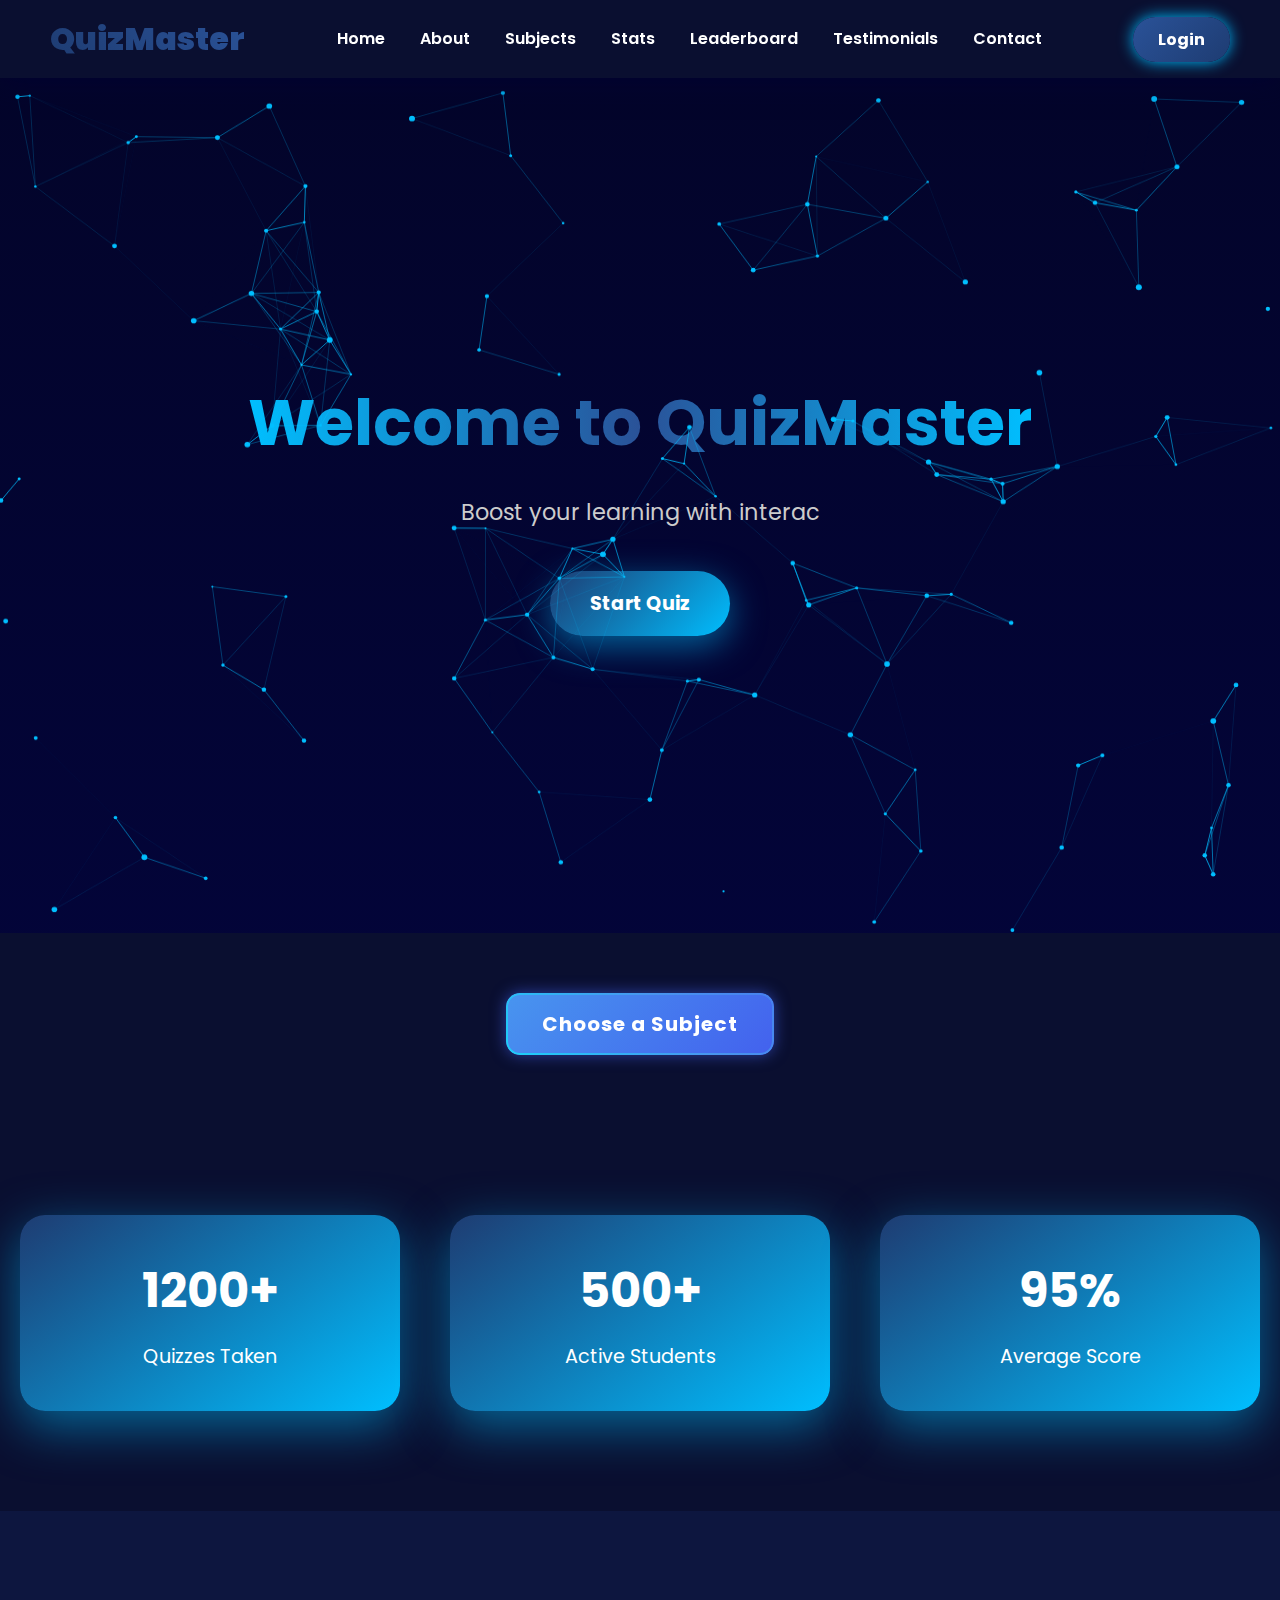
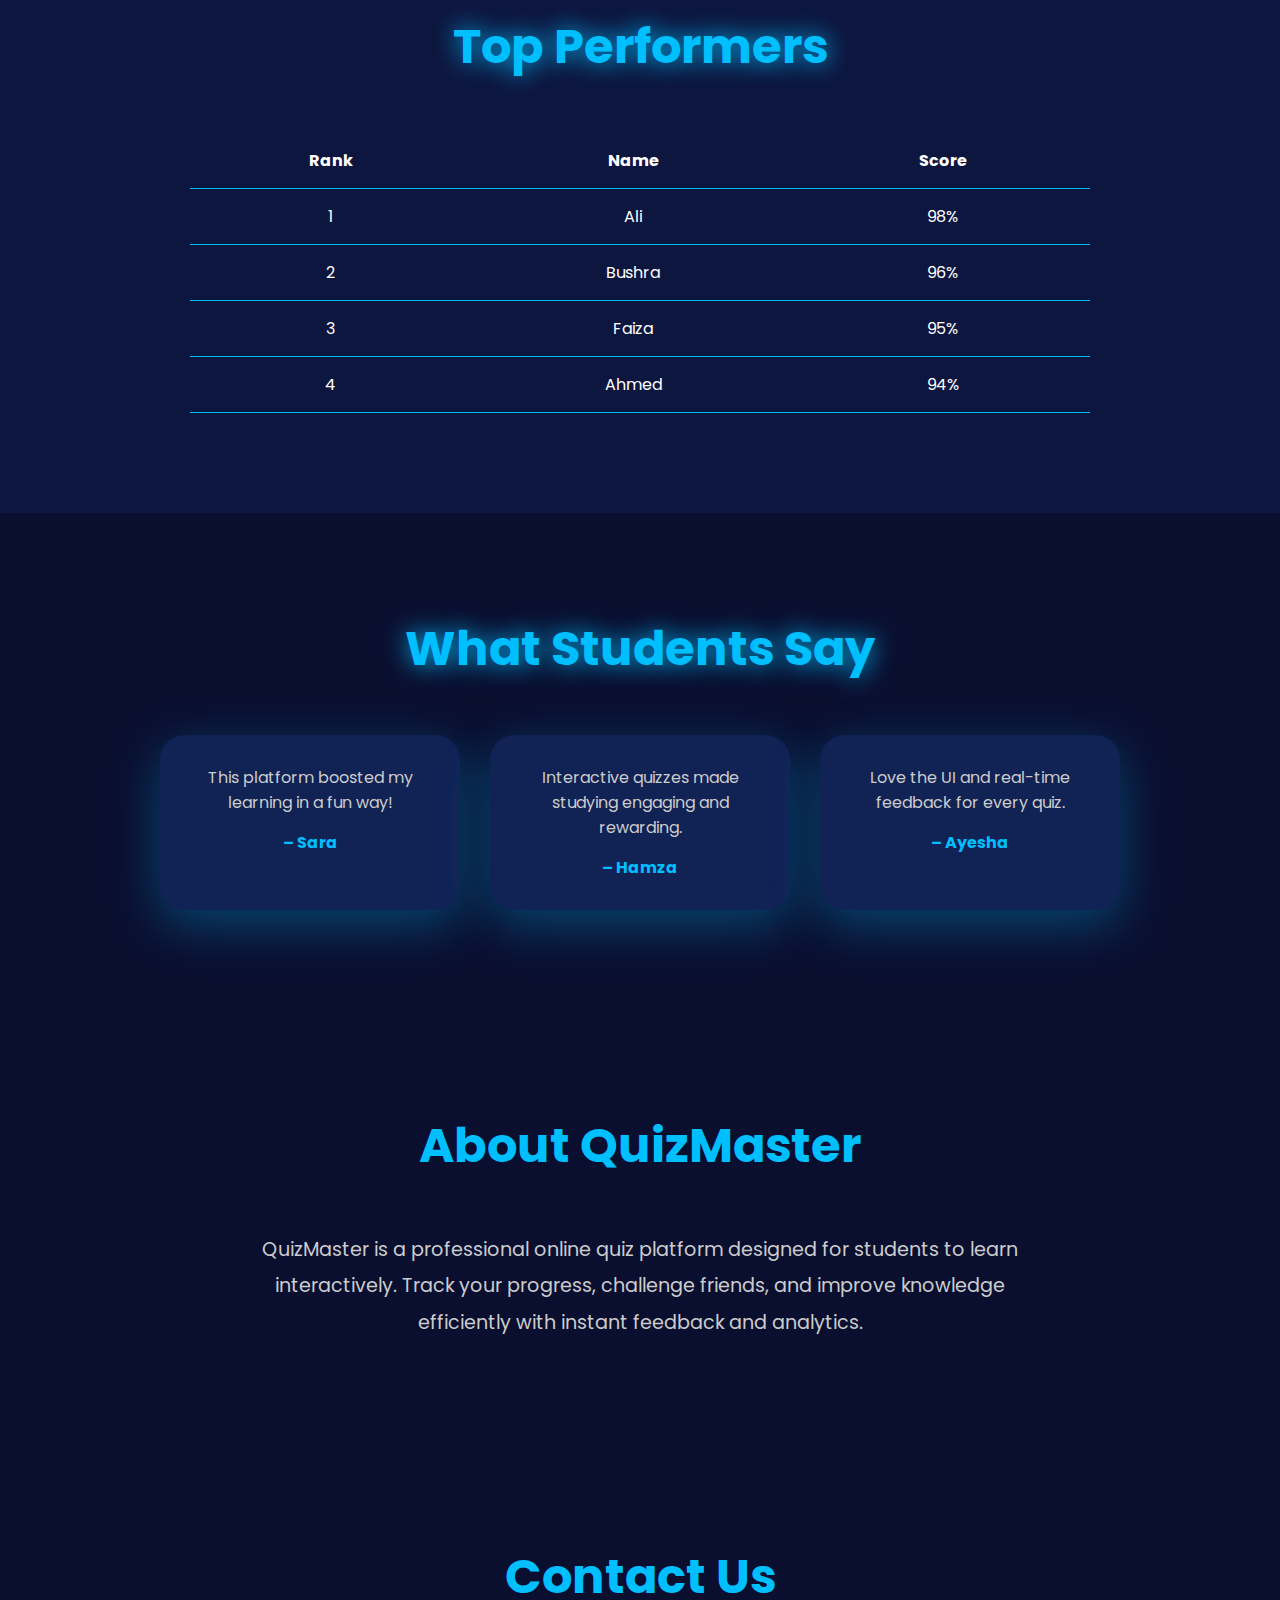
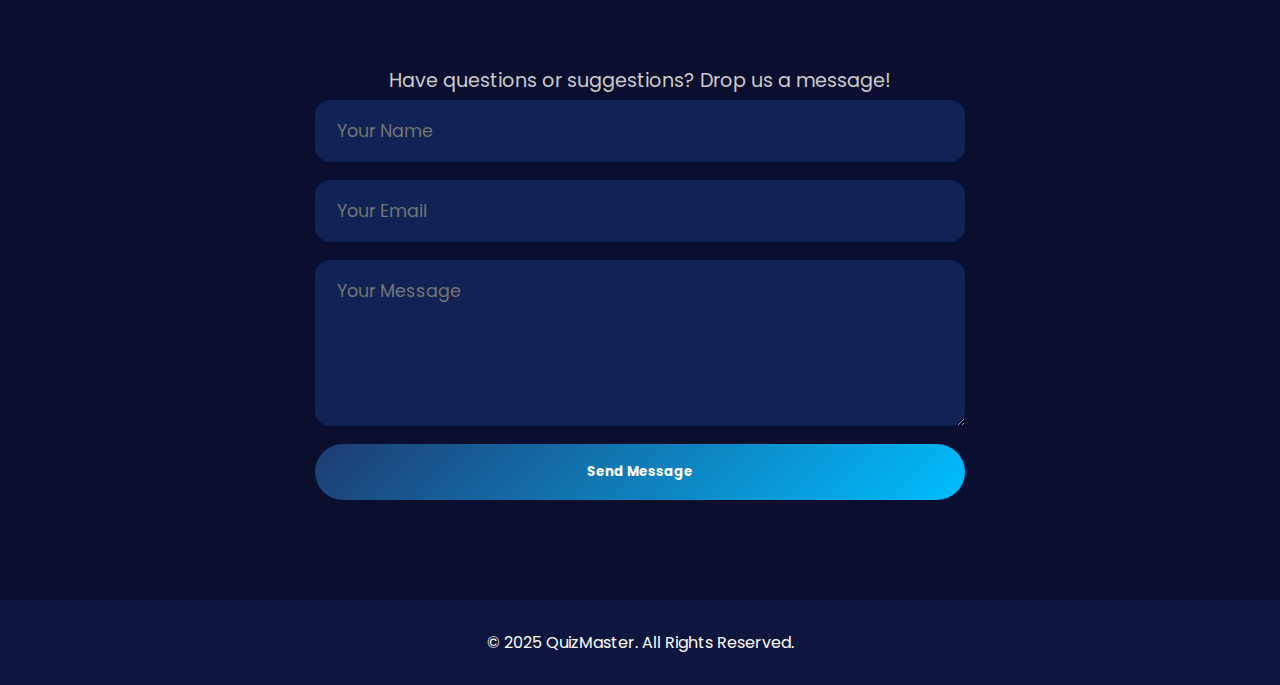
<file: index.html>
<!DOCTYPE html>
<html lang="en">
<head>
<meta charset="UTF-8">
<meta name="viewport" content="width=device-width, initial-scale=1.0">
<title>QuizMaster - Professional Interactive Quiz</title>
<link href="https://fonts.googleapis.com/css2?family=Poppins:wght@400;600;700;900&display=swap" rel="stylesheet">
<style>
/* -------------------- General -------------------- */
*{margin:0;padding:0;box-sizing:border-box;font-family:'Poppins',sans-serif;}
body{background:#0a0f30;color:#fff;scroll-behavior:smooth;overflow-x:hidden;transition:background 0.5s,color 0.5s;}
a{text-decoration:none;color:inherit;}

/* -------------------- Navbar -------------------- */
nav{
  width:100%;position:sticky;top:0;z-index:1000;
  display:flex;justify-content:space-between;align-items:center;
  padding:15px 50px;background:rgba(10,15,48,0.85);
  backdrop-filter:blur(15px);box-shadow:0 5px 25px rgba(0,0,50,0.7);
}
nav .logo{
  font-size:2em;font-weight:900;color:#00bfff;
  background: linear-gradient(45deg,#1e3c72,#2a5298);
  -webkit-background-clip:text;-webkit-text-fill-color:transparent;
  animation:textGlow 2s infinite alternate;
}
@keyframes textGlow{
  0%{text-shadow:0 0 5px #00bfff,0 0 10px #1e3c72;}
  100%{text-shadow:0 0 25px #2a5298,0 0 40px #00bfff;}
}
nav ul{list-style:none;display:flex;gap:35px;}
nav ul li a{position:relative;font-weight:600;transition:0.3s;}
nav ul li a::after{content:'';width:0;height:2px;background:#00bfff;display:block;margin:auto;transition:0.3s;}
nav ul li a:hover::after{width:100%;}
nav .login-btn{
  background:linear-gradient(135deg,#2a5298,#1e3c72);
  color:#fff;padding:10px 25px;border-radius:50px;font-weight:700;
  transition:0.3s;box-shadow:0 0 15px #00bfff;
}
nav .login-btn:hover{transform:scale(1.1);box-shadow:0 0 30px #00bfff;}

/* -------------------- Hero Section -------------------- */
.hero{
  position:relative;height:95vh;text-align:center;display:flex;flex-direction:column;justify-content:center;align-items:center;
  background:linear-gradient(rgba(0,0,40,0.7),rgba(0,0,60,0.7)),
  url('https://images.unsplash.com/photo-1507525428034-b723cf961d3e?auto=format&fit=crop&w=1470&q=80') center/cover no-repeat;
  overflow:hidden;
}
.hero h1{
  font-size:4em;margin-bottom:25px;
  background: linear-gradient(90deg,#00bfff,#2a5298,#00bfff);
  -webkit-background-clip:text;-webkit-text-fill-color:transparent;
  animation:textSlide 3s linear infinite;
}
@keyframes textSlide{
  0%{background-position:0 0;}
  100%{background-position:200% 0;}
}
.hero p{
  font-size:1.4em;max-width:750px;line-height:1.6;margin-bottom:40px;color:#ccc;
  animation:fadeInUp 2s ease forwards;
}
.hero a{
  display:inline-block;padding:18px 40px;font-size:1.2em;font-weight:700;border-radius:50px;
  background:linear-gradient(135deg,#1e3c72,#00bfff);
  color:#fff;box-shadow:0 10px 35px rgba(0,191,255,0.5);transition:0.3s;
}
.hero a:hover{transform:scale(1.1);box-shadow:0 15px 45px rgba(0,191,255,0.8);}

/* -------------------- Subjects Section -------------------- */
 .subjects {
    display: flex;
    justify-content: center;
    align-items: center;
    margin: 60px 0;
  }

  .choose-btn {
    padding: 16px 36px;
    border: none;
    border-radius: 14px;
    background: linear-gradient(135deg,#4895ef,#4361ee);
    color: #fff;
    font-size: 20px;
    font-weight: 700;
    letter-spacing: 1px;
    cursor: pointer;
    transition: all .3s ease;
    box-shadow: 0 0 15px rgba(67,97,238,0.6);
    backdrop-filter: blur(6px);
    position: relative;
    overflow: hidden;
  }

  /* Glowing border animation */
  .choose-btn::before {
    content: "";
    position: absolute;
    inset: 0;
    border-radius: 14px;
    padding: 2px;
    background: linear-gradient(45deg, #00f5ff, #4895ef, #4361ee, #00f5ff);
    background-size: 300% 300%;
    animation: glowingBorder 6s linear infinite;
    -webkit-mask: 
      linear-gradient(#fff 0 0) content-box, 
      linear-gradient(#fff 0 0);
    -webkit-mask-composite: xor;
            mask-composite: exclude; 
  }

  @keyframes glowingBorder {
    0% { background-position: 0% 50%; }
    50% { background-position: 100% 50%; }
    100% { background-position: 0% 50%; }
  }

  .choose-btn:hover {
    transform: translateY(-4px) scale(1.05);
    box-shadow: 0 0 25px rgba(67,97,238,0.9);
  }

  .choose-btn:active {
    transform: scale(0.98);
    box-shadow: 0 0 10px rgba(67,97,238,0.7);
  }

/* -------------------- Stats Section -------------------- */
.stats{
  background:#0a0f30;padding:100px 20px;text-align:center;display:flex;justify-content:center;gap:50px;flex-wrap:wrap;
}
.stat-card{
  background:linear-gradient(145deg,#1e3c72,#00bfff);
  padding:40px 50px;border-radius:25px;box-shadow:0 15px 50px rgba(0,191,255,0.5);
  text-align:center;flex:1;min-width:200px;transition:0.3s;
}
.stat-card:hover{transform:scale(1.05);box-shadow:0 25px 70px rgba(0,191,255,0.8);}
.stat-card h3{font-size:3em;margin-bottom:15px;}
.stat-card p{font-size:1.2em;color:#fff;}

/* -------------------- Leaderboard Section -------------------- */
.leaderboard{
  background:#0d163f;padding:100px 20px;text-align:center;
}
.leaderboard h2{color:#00bfff;margin-bottom:50px;font-size:3em;text-shadow:0 0 25px #00bfff;}
.leaderboard table{
  width:100%;max-width:900px;margin:0 auto;border-collapse:collapse;color:#fff;
}
.leaderboard th, .leaderboard td{
  padding:15px 20px;border-bottom:1px solid #00bfff;text-align:center;
}
.leaderboard tr:hover{background:rgba(0,191,255,0.1);transform:scale(1.01);transition:0.3s;}

/* -------------------- Testimonials Section -------------------- */
.testimonials{
  background:#0a0f30;padding:100px 20px;text-align:center;overflow:hidden;
}
.testimonials h2{color:#00bfff;margin-bottom:50px;font-size:3em;text-shadow:0 0 25px #00bfff;}
.testimonial-cards{display:flex;flex-wrap:wrap;justify-content:center;gap:30px;}
.testimonial-card{
  background:#112255;padding:30px;border-radius:25px;box-shadow:0 15px 50px rgba(0,191,255,0.3);
  max-width:300px;transition:0.3s;
}
.testimonial-card:hover{transform:scale(1.05);box-shadow:0 25px 60px rgba(0,191,255,0.6);}
.testimonial-card p{font-size:1em;color:#ccc;margin-bottom:15px;}
.testimonial-card h4{color:#00bfff;font-weight:700;}

/* -------------------- About Section -------------------- */
.section{padding:100px 20px;text-align:center;}
.section h2{color:#00bfff;margin-bottom:50px;font-size:3em;}
.section p{max-width:800px;margin:0 auto;font-size:1.2em;line-height:1.9;color:#ccc;}

/* -------------------- Contact Form -------------------- */
.contact form{max-width:650px;margin:0 auto;display:flex;flex-direction:column;gap:18px;}
.contact form input,.contact form textarea{padding:18px 22px;border-radius:15px;border:none;outline:none;font-size:1.1em;background:#112255;color:#fff;}
.contact form button{
  background:linear-gradient(135deg,#1e3c72,#00bfff);color:#fff;padding:18px;font-weight:700;border:none;border-radius:50px;cursor:pointer;transition:0.3s;
}
.contact form button:hover{transform:scale(1.05);box-shadow:0 15px 45px rgba(0,191,255,0.6);}

/* -------------------- Footer -------------------- */
footer{background:#0d163f;color:#fff;text-align:center;padding:30px;font-size:1em;}

/* -------------------- Back to Top -------------------- */
#topBtn{
  position:fixed;bottom:40px;right:40px;padding:18px 22px;border:none;border-radius:50%;background:#00bfff;color:#fff;font-size:22px;cursor:pointer;box-shadow:0 10px 30px rgba(0,191,255,0.5);display:none;z-index:100;
}
#topBtn:hover{transform:scale(1.1);box-shadow:0 15px 45px rgba(0,191,255,0.7);}

/* -------------------- Modal -------------------- */
.modal{
  position:fixed;top:50%;left:50%;transform:translate(-50%,-50%) scale(0);
  background:rgba(10,15,50,0.95);backdrop-filter:blur(15px);
  padding:35px;border-radius:25px;z-index:2000;width:80%;max-width:550px;
  box-shadow:0 20px 60px rgba(0,191,255,0.7);transition:0.3s;
}
.modal.show{transform:translate(-50%,-50%) scale(1);}
.modal h3{color:#00bfff;margin-bottom:20px;}
.modal button{background:#00bfff;color:#fff;padding:12px 25px;border:none;border-radius:50px;cursor:pointer;margin-top:25px;transition:0.3s;}
.modal button:hover{box-shadow:0 15px 50px #00bfff;transform:scale(1.05);}

/* -------------------- Particles -------------------- */
canvas.particles{position:absolute;top:0;left:0;width:100%;height:100%;z-index:0;pointer-events:none;}
</style>
</head>
<body>

<!-- Navbar -->
<nav>
  <div class="logo">QuizMaster</div>
  <ul>
    <li><a href="#hero">Home</a></li>
    <li><a href="#about">About</a></li>
    <li><a href="#subjects">Subjects</a></li>
    <li><a href="#stats">Stats</a></li>
    <li><a href="#leaderboard">Leaderboard</a></li>
    <li><a href="#testimonials">Testimonials</a></li>
    <li><a href="#contact">Contact</a></li>
  </ul>
  <a href="login.html" class="login-btn">Login</a>
</nav>

<!-- Hero -->
<section class="hero" id="hero">
  <canvas class="particles"></canvas>
  <h1>Welcome to QuizMaster</h1>
  <p id="typingText"></p>
  <a href="#subjects">Start Quiz</a>
</section>

<!-- Subjects -->
<section class="subjects" id="subjects">
  <button onclick="window.location.href='subject.html'" class="choose-btn">
    Choose a Subject
  </button>
</section>
<!-- Stats -->
<section class="stats" id="stats">
  <div class="stat-card"><h3>1200+</h3><p>Quizzes Taken</p></div>
  <div class="stat-card"><h3>500+</h3><p>Active Students</p></div>
  <div class="stat-card"><h3>95%</h3><p>Average Score</p></div>
</section>

<!-- Leaderboard -->
<section class="leaderboard" id="leaderboard">
  <h2>Top Performers</h2>
  <table>
    <tr><th>Rank</th><th>Name</th><th>Score</th></tr>
    <tr><td>1</td><td>Ali</td><td>98%</td></tr>
    <tr><td>2</td><td>Bushra</td><td>96%</td></tr>
    <tr><td>3</td><td>Faiza</td><td>95%</td></tr>
    <tr><td>4</td><td>Ahmed</td><td>94%</td></tr>
  </table>
</section>

<!-- Testimonials -->
<section class="testimonials" id="testimonials">
  <h2>What Students Say</h2>
  <div class="testimonial-cards">
    <div class="testimonial-card"><p>This platform boosted my learning in a fun way!</p><h4>– Sara</h4></div>
    <div class="testimonial-card"><p>Interactive quizzes made studying engaging and rewarding.</p><h4>– Hamza</h4></div>
    <div class="testimonial-card"><p>Love the UI and real-time feedback for every quiz.</p><h4>– Ayesha</h4></div>
  </div>
</section>

<!-- About -->
<section class="section about" id="about">
  <h2>About QuizMaster</h2>
  <p>QuizMaster is a professional online quiz platform designed for students to learn interactively. Track your progress, challenge friends, and improve knowledge efficiently with instant feedback and analytics.</p>
</section>

<!-- Contact -->
<section class="section contact" id="contact">
  <h2>Contact Us</h2>
  <p>Have questions or suggestions? Drop us a message!</p>
  <form>
    <input type="text" placeholder="Your Name" required>
    <input type="email" placeholder="Your Email" required>
    <textarea placeholder="Your Message" rows="5" required></textarea>
    <button type="submit">Send Message</button>
  </form>
</section>

<!-- Footer -->
<footer>
  &copy; 2025 QuizMaster. All Rights Reserved.
</footer>

<!-- Modal -->
<div class="modal" id="infoModal">
  <h3>QuizMaster Info</h3>
  <p>This platform provides interactive quizzes for various subjects. Challenge yourself and track your score instantly!</p>
  <button onclick="closeModal()">Close</button>
</div>

<!-- Back to Top -->
<button id="topBtn" onclick="topFunction()">↑</button>

<script>
// Typing effect
const text = "Boost your learning with interactive quizzes. Challenge yourself, improve your knowledge, and track your progress!";
let index=0;
function typeText(){
  if(index<text.length){
    document.getElementById('typingText').innerHTML += text[index];
    index++;
    setTimeout(typeText,25);
  }
}
typeText();

// Scroll animation
const sections=document.querySelectorAll('.section,.subjects,.hero,.stats,.leaderboard,.testimonials');
window.addEventListener('scroll',()=>{
  sections.forEach(section=>{
    const top=section.getBoundingClientRect().top;
    const height=window.innerHeight/1.2;
    if(top<height) section.classList.add('show');
  });
});

// Modal
function openModal(){document.getElementById('infoModal').classList.add('show');}
function closeModal(){document.getElementById('infoModal').classList.remove('show');}

// Back to Top
const topBtn=document.getElementById("topBtn");
window.onscroll=function(){
  if(document.body.scrollTop>300||document.documentElement.scrollTop>300) topBtn.style.display="block";
  else topBtn.style.display="none";
};
function topFunction(){window.scrollTo({top:0,behavior:'smooth'});}

// Particle network
const canvas=document.querySelector('.particles');
const ctx=canvas.getContext('2d');
canvas.width=window.innerWidth;
canvas.height=window.innerHeight;
const particlesArray=[];
class Particle{
  constructor(){this.x=Math.random()*canvas.width;this.y=Math.random()*canvas.height;this.size=Math.random()*2+1;this.speedX=Math.random()*1-0.5;this.speedY=Math.random()*1-0.5;}
  update(){this.x+=this.speedX;this.y+=this.speedY;if(this.x>canvas.width)this.x=0;if(this.x<0)this.x=canvas.width;if(this.y>canvas.height)this.y=0;if(this.y<0)this.y=canvas.height;}
  draw(){ctx.fillStyle="#00bfff";ctx.beginPath();ctx.arc(this.x,this.y,this.size,0,Math.PI*2);ctx.fill();}
}
function initParticles(){for(let i=0;i<120;i++){particlesArray.push(new Particle());}}
function animateParticles(){
  ctx.clearRect(0,0,canvas.width,canvas.height);
  particlesArray.forEach(p=>{p.update();p.draw();});
  // draw lines
  for(let a=0;a<particlesArray.length;a++){
    for(let b=a;b<particlesArray.length;b++){
      let dx=particlesArray[a].x-particlesArray[b].x;
      let dy=particlesArray[a].y-particlesArray[b].y;
      let distance=Math.sqrt(dx*dx+dy*dy);
      if(distance<120){
        ctx.strokeStyle='rgba(0,191,255,'+(1-distance/120)+')';
        ctx.lineWidth=1;
        ctx.beginPath();
        ctx.moveTo(particlesArray[a].x,particlesArray[a].y);
        ctx.lineTo(particlesArray[b].x,particlesArray[b].y);
        ctx.stroke();
      }
    }
  }
  requestAnimationFrame(animateParticles);
}
initParticles();
animateParticles();
window.addEventListener('resize',()=>{canvas.width=window.innerWidth;canvas.height=window.innerHeight;});
</script>

</body>
</html>
</file>
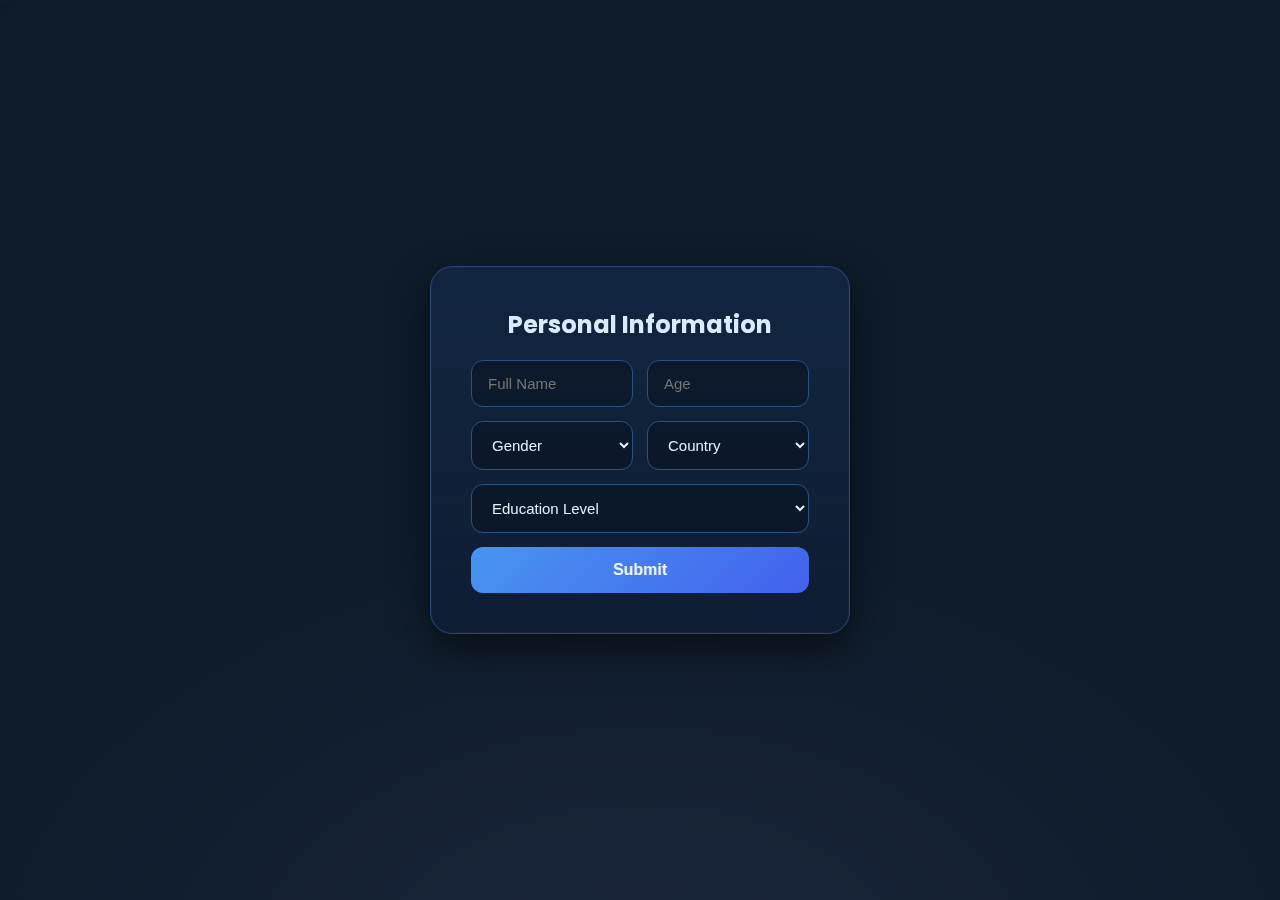
<file: details.html>
<!DOCTYPE html>
<html lang="en">
<head>
  <meta charset="UTF-8">
  <title>Personal Details</title>
  <link href="https://fonts.googleapis.com/css2?family=Poppins:wght@400;600;700&display=swap" rel="stylesheet">
  <style>
    *{margin:0;padding:0;box-sizing:border-box}
    :root{
      --bg-1:#0d1b2a;   /* Dark Navy */
      --bg-2:#1b263b;   /* Deep Blue */
      --matrix:#4cc9f0; /* Cyan Stream */
      --matrix-head:#a5d8ff;
      --matrix-glow:#4cc9f080;
      --card-accent:#4895ef;
    }
    body{
      font-family:'Poppins',system-ui,Arial,sans-serif;
      min-height:100vh;display:flex;align-items:center;justify-content:center;
      background:radial-gradient(1200px 800px at 50% 110%,var(--bg-2),var(--bg-1) 60%);
      overflow:hidden;position:relative;
    }

    /* Matrix Background */
    .matrix{position:absolute;inset:0;z-index:0;pointer-events:none;filter:drop-shadow(0 0 6px var(--matrix-glow))}
    .matrix span{
      position:absolute;top:-25vh;width:2px;height:25vh;
      background:linear-gradient(to bottom,var(--matrix-head) 0%,var(--matrix) 10%,var(--matrix-glow) 70%,transparent 100%);
      border-radius:1px;animation:fall linear infinite;opacity:.9
    }
    @keyframes fall{0%{transform:translateY(-30vh);opacity:.95}90%{opacity:.95}100%{transform:translateY(120vh);opacity:0}}

    /* Card */
    .card{
      position:relative;z-index:1;width:420px;padding:40px;
      background:linear-gradient(180deg,rgba(20,40,70,.8),rgba(15,30,55,.65));
      border-radius:22px;border:1px solid #274472;
      backdrop-filter:blur(12px);
      box-shadow:0 18px 40px rgba(0,0,0,.45),inset 0 0 0 1px rgba(255,255,255,.04);
      animation:cardIn .8s ease both;
    }
    @keyframes cardIn{from{transform:translateY(16px) scale(.98);opacity:0}to{transform:translateY(0) scale(1);opacity:1}}
    .card h2{color:#dbeafe;margin-bottom:18px;font-size:24px;font-weight:700;text-align:center;}

    /* Form Grid */
    .form-grid{display:grid;grid-template-columns:1fr 1fr;gap:14px;}
    .form-grid .full-width{grid-column:1/3;}

    .form-grid input,.form-grid select{
      padding:14px 16px;border-radius:12px;border:1px solid #2c5282;
      background:rgba(0,0,0,.25);color:#e0f2fe;font-size:15px;outline:none;
      transition:.25s ease;width:100%;
    }
    .form-grid input:focus,.form-grid select:focus{
      border-color:var(--card-accent);
      box-shadow:0 0 0 3px #4895ef44,0 10px 25px #4895ef22;
    }

    .form-grid button{
      padding:14px;border:none;border-radius:12px;
      background:linear-gradient(135deg,#4895ef,#4361ee);
      color:#eaf4ff;font-weight:800;font-size:16px;cursor:pointer;
      transition:.25s ease;
    }
    .form-grid button:hover{transform:translateY(-2px)}
    .form-grid button:active{transform:translateY(0)}
  </style>
</head>
<body>

  <!-- Matrix Background -->
  <div class="matrix">
    <span></span><span></span><span></span><span></span><span></span>
    <span></span><span></span><span></span><span></span><span></span>
    <span></span><span></span><span></span><span></span><span></span>
    <span></span><span></span><span></span><span></span><span></span>
    <span></span><span></span><span></span><span></span><span></span>
    <span></span><span></span><span></span><span></span><span></span>
  </div>

  <!-- Card Form -->
  <div class="card">
    <h2>Personal Information</h2>
    <form id="detailsForm" class="form-grid">
      <input type="text" id="name" placeholder="Full Name" required>
      <input type="number" id="age" placeholder="Age" required>

      <select id="gender" required>
        <option value="">Gender</option>
        <option>Male</option>
        <option>Female</option>
        <option>Other</option>
      </select>

      <select id="country" required>
        <option value="">Country</option>
        <option>Pakistan</option>
        <option>India</option>
        <option>USA</option>
        <option>UK</option>
        <option>Canada</option>
      </select>

      <select id="education" class="full-width" required>
        <option value="">Education Level</option>
        <option>School</option>
        <option>College</option>
        <option>University</option>
      </select>

      <button type="submit" class="full-width">Submit</button>
    </form>
  </div>

  <script>
    document.getElementById("detailsForm").addEventListener("submit", function(event){
      event.preventDefault();
      let details = {
        name: document.getElementById("name").value,
        age: document.getElementById("age").value,
        gender: document.getElementById("gender").value,
        country: document.getElementById("country").value,
        education: document.getElementById("education").value
      };
      localStorage.setItem("userDetails", JSON.stringify(details));
      localStorage.setItem("username", details.name);
      window.location.href = "subject.html";
    });
  </script>

</body>
</html>
</file>
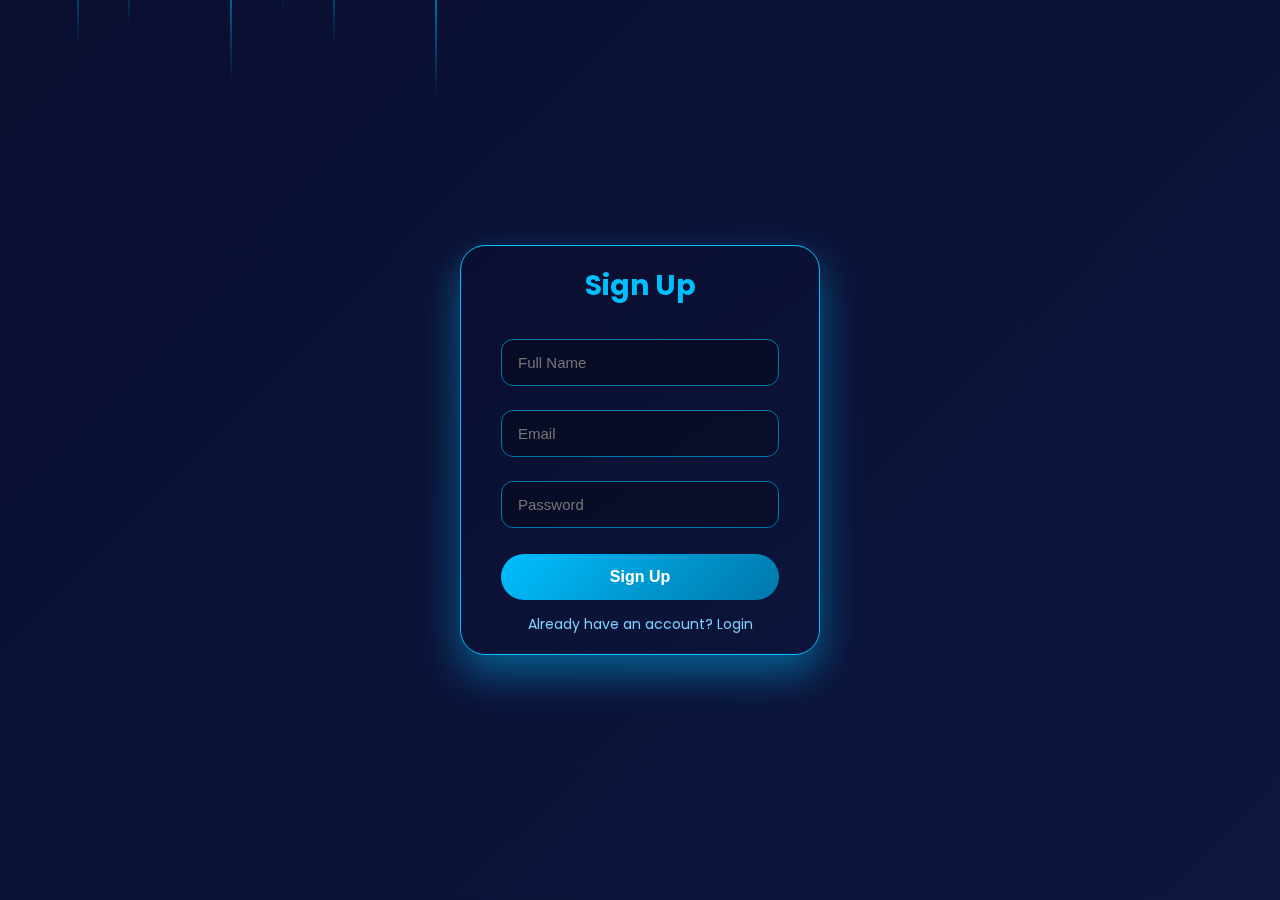
<file: login.html>
<!DOCTYPE html>
<html lang="en">
<head>
<meta charset="UTF-8">
<title>QuizMaster Login / Signup</title>
<link href="https://fonts.googleapis.com/css2?family=Poppins:wght@400;600;700&display=swap" rel="stylesheet">
<style>
/* -------- Base -------- */
*{margin:0;padding:0;box-sizing:border-box;}
body{
  font-family:'Poppins',sans-serif;
  min-height:100vh;
  display:flex;align-items:center;justify-content:center;
  background:linear-gradient(135deg,#0a0f30,#0d163f);
  overflow:hidden;
  position:relative;
  color:#fff;
}

/* -------- Matrix Background -------- */
.matrix{position:absolute;inset:0;z-index:0;pointer-events:none;}
.matrix span{position:absolute;top:-25vh;width:2px;height:25vh;background:linear-gradient(to bottom,#00bfff 0%,#0077aa 70%,transparent 100%);border-radius:1px;animation:fall linear infinite;opacity:.9;}
@keyframes fall{0%{transform:translateY(-30vh);opacity:.95}100%{transform:translateY(120vh);opacity:0}}
/* Random columns */
.matrix span:nth-child(1){left:2%;animation-duration:6s;animation-delay:-1s;height:22vh;}
.matrix span:nth-child(2){left:6%;animation-duration:8s;animation-delay:-3s;height:30vh;}
.matrix span:nth-child(3){left:10%;animation-duration:7s;animation-delay:-2s;height:28vh;}
.matrix span:nth-child(4){left:14%;animation-duration:5.5s;animation-delay:-4s;height:24vh;}
.matrix span:nth-child(5){left:18%;animation-duration:9s;animation-delay:-5s;height:34vh;}
.matrix span:nth-child(6){left:22%;animation-duration:6.5s;animation-delay:-1.5s;height:26vh;}
.matrix span:nth-child(7){left:26%;animation-duration:7.5s;animation-delay:-2.3s;height:30vh;}
.matrix span:nth-child(8){left:30%;animation-duration:6.2s;animation-delay:-3.1s;height:24vh;}
.matrix span:nth-child(9){left:34%;animation-duration:8.4s;animation-delay:-2.9s;height:36vh;}
.matrix span:nth-child(10){left:38%;animation-duration:5.8s;animation-delay:-1.7s;height:22vh;}

/* -------- Flip Container -------- */
.flip-container{perspective:1200px;position:relative;z-index:1;}
.flipper{position:relative;width:360px;height:410px;transition:transform .8s ease;transform-style:preserve-3d;}
.flip-container.flip .flipper{transform:rotateY(180deg);}

/* -------- Card (Glass) -------- */
.front, .back{position:absolute;top:0;left:0;right:0;bottom:0;backface-visibility:hidden;}
.back{transform:rotateY(180deg);}
.card{
  width:100%;height:100%;padding:40px;
  display:flex;flex-direction:column;justify-content:center;
  background:linear-gradient(145deg,rgba(10,15,48,.85),rgba(13,22,60,.6));
  border-radius:25px;border:1px solid #00bfff;
  backdrop-filter:blur(12px);
  box-shadow:0 18px 40px rgba(0,191,255,.45), inset 0 0 0 1px rgba(255,255,255,.03);
  text-align:center;animation:cardIn .8s ease both;
}
.card h2{color:#00bfff;margin-bottom:20px;font-size:28px;font-weight:700;}
@keyframes cardIn{from{transform:translateY(16px) scale(.98);opacity:0}to{transform:translateY(0) scale(1);opacity:1}}

/* Inputs */
.card input{
  width:100%;padding:14px 16px;margin:12px 0;
  border-radius:12px;border:1px solid #0077aa;
  background:rgba(0,0,0,.25);color:#fff;font-size:15px;outline:none;
  transition:.25s ease;
}
.card input:focus{border-color:#00bfff;box-shadow:0 0 10px #00bfff50,0 8px 20px #00bfff30;}

/* Buttons */
.card button{
  width:100%;padding:14px;margin-top:14px;border:none;
  border-radius:25px;background:linear-gradient(135deg,#00bfff,#0077aa);
  color:#fff;font-weight:700;font-size:16px;cursor:pointer;transition:.25s ease;
}
.card button:hover{transform:scale(1.05);box-shadow:0 0 20px #00bfff;}

/* Toggle link */
.toggle-link{margin-top:14px;color:#7fcfff;cursor:pointer;font-size:14px;}
.toggle-link:hover{text-decoration:underline;}
</style>
</head>
<body>

<!-- Matrix Background -->
<div class="matrix">
  <span></span><span></span><span></span><span></span><span></span>
  <span></span><span></span><span></span><span></span><span></span>
</div>

<!-- Flip Card -->
<div class="flip-container" id="flipCard">
  <div class="flipper">
    <!-- Signup -->
    <div class="front">
      <div class="card">
        <h2>Sign Up</h2>
        <input type="text" id="signupName" placeholder="Full Name">
        <input type="email" id="signupEmail" placeholder="Email">
        <input type="password" id="signupPassword" placeholder="Password">
        <button onclick="signup()">Sign Up</button>
        <div class="toggle-link" onclick="toggleFlip()">Already have an account? Login</div>
      </div>
    </div>

    <!-- Login -->
    <div class="back">
      <div class="card">
        <h2>Login</h2>
        <input type="email" id="loginEmail" placeholder="Email" required>
        <input type="password" id="loginPassword" placeholder="Password" required>
        <button onclick="login()">Login</button>
        <div class="toggle-link" onclick="toggleFlip()">Don’t have an account? Sign Up</div>
      </div>
    </div>
  </div>
</div>

<script>
function toggleFlip(){ document.getElementById("flipCard").classList.toggle("flip"); }

function signup(){
  let name=document.getElementById("signupName").value;
  let email=document.getElementById("signupEmail").value;
  let pass=document.getElementById("signupPassword").value;
  if(!name||!email||!pass){ alert("Please fill all fields!"); return; }
  let user={name,email,password:pass};
  localStorage.setItem("user",JSON.stringify(user));
  alert("✅ Signup successful! Now login.");
  toggleFlip();
}

function login(){
  let email=document.getElementById("loginEmail").value;
  let pass=document.getElementById("loginPassword").value;
  let user=JSON.parse(localStorage.getItem("user"));
  if(user && user.email===email && user.password===pass){
    alert("✅ Login Successful!");
    window.location.href="details.html";
  } else { alert("❌ Invalid email or password!"); }
}
</script>
</body>
</html>
</file>
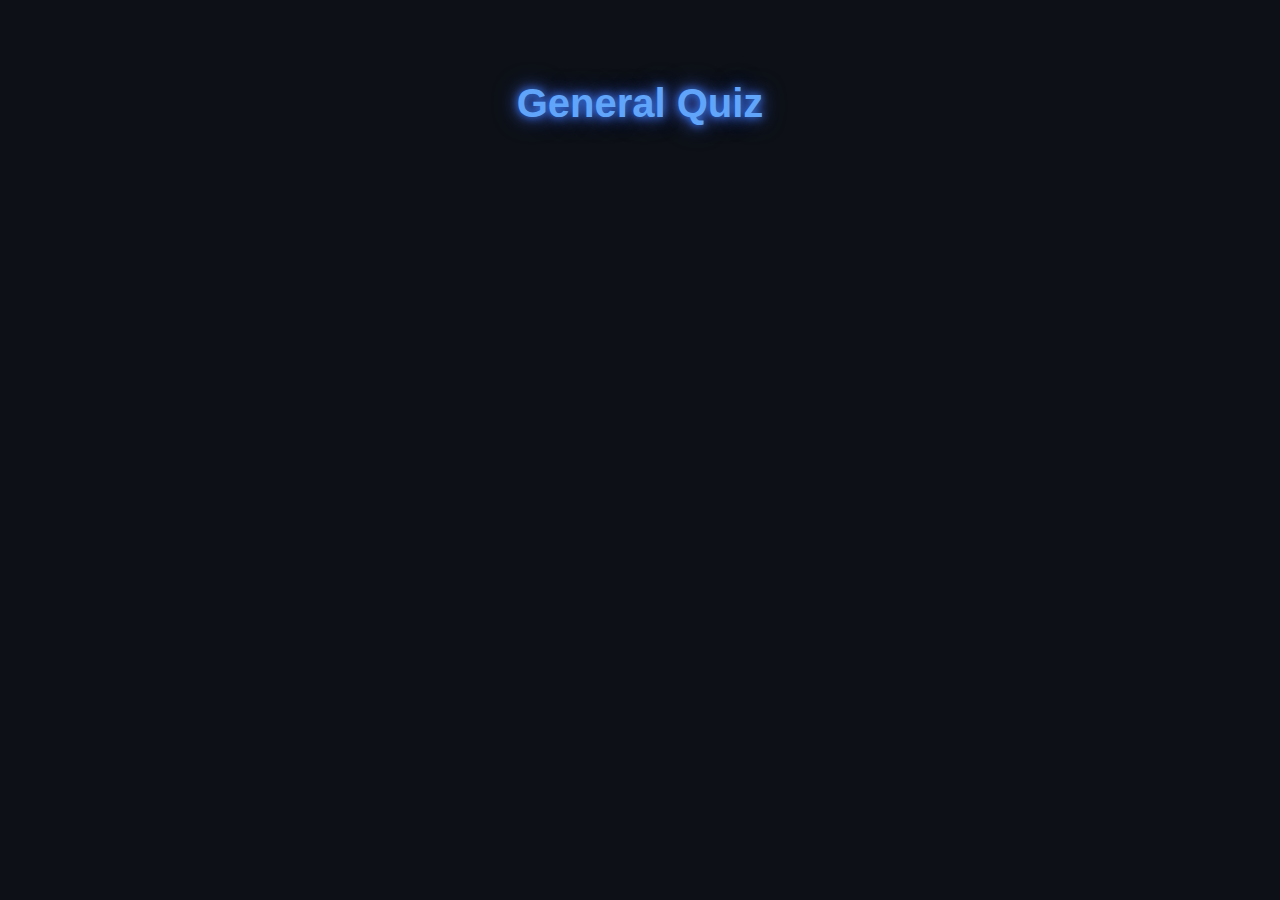
<file: quiz.html>
<!DOCTYPE html>
<html lang="en">
<head>
  <meta charset="UTF-8">
  <meta name="viewport" content="width=device-width, initial-scale=1.0">
  <title>Quiz</title>
  <style>
/* Body & background animation */

body {

  font-family: 'Poppins', sans-serif;
  background: #0d1117;
  color: #fff;
  text-align: center;
  padding: 40px;
  overflow-x: hidden;
}

/* Title Styling */
h2#subjectTitle {
  color: #60a5fa;
  font-size: 2.5em;
  text-shadow: 0 0 8px #3b82f6, 0 0 16px rgba(67,97,238,0.7), 0 0 24px rgba(67,97,238,0.5);
  margin-bottom: 30px;
  transition: all 0.3s ease;
}

/* Question Box */
.question-box {
  background: rgba(67, 97, 238, 0.15);
  box-shadow: 0 8px 20px rgba(67,97,238,0.4), 0 0 10px rgba(67,97,238,0.3) inset;
  padding: 25px 20px;
  margin: 20px auto;
  border-radius: 15px;
  max-width: 600px;
  transition: all 0.3s ease;
}

.question-box:hover {
  transform: translateY(-5px);
  box-shadow: 0 12px 25px rgba(72,149,239,0.7), 0 0 20px rgba(67,97,238,0.5) inset;
}

/* Question Text */
.question-box h3 {
  margin-bottom: 20px;
  font-size: 1.3em;
  color: #4895ef;
}

/* Buttons Styling */
button {
  padding: 12px 25px;
  margin: 10px;
  border: 2px solid #3b82f6;
  border-radius: 12px;
  cursor: pointer;
  background: transparent;
  color: #3b82f6;
  font-weight: bold;
  font-size: 1em;
  transition: all 0.3s ease;
}

button:hover {
  background: linear-gradient(135deg, #4895ef, #4361ee);
  color: #fff;
  box-shadow: 0 0 15px #4361ee, 0 0 25px rgba(72,149,239,0.7);
  transform: scale(1.05);
}

/* Correct and Wrong Answer */
button.correct {
  background: #4ade80;
  color: #000;
  box-shadow: 0 0 20px #22c55e, 0 0 30px rgba(34,197,94,0.7);
}

button.wrong {
  background: #ef4444;
  color: #fff;
  box-shadow: 0 0 20px #dc2626, 0 0 30px rgba(220,38,38,0.7);
}

/* Result Styling */
#result {
  margin-top: 30px;
  font-size: 1.5em;
  padding: 20px;
  border-radius: 12px;
  background: rgba(67,97,238,0.15);
  box-shadow: 0 0 25px rgba(72,149,239,0.6), 0 0 12px rgba(67,97,238,0.3) inset;
  color: #60a5fa;
  text-align: center;
  transition: all 0.3s ease;
}

/* Small responsive tweak */
@media (max-width: 650px) {
  .question-box {
    padding: 20px 15px;
  }
  button {
    padding: 10px 18px;
    font-size: 0.95em;
  }
}


</style>

</head>
<body>

<h2 id="subjectTitle">Your Quiz</h2>
<div id="quizContainer"></div>

  <script>
    // Step 1: Get subject from localStorage
    let subject = localStorage.getItem("subject") || "General";
    document.getElementById("subjectTitle").innerText = subject + " Quiz";

    // Step 2: Questions Bank (10 each subject)
    // questions.js

const questions = {
  "Mathematics": [
    { q: "2 + 2 = ?", options: ["3", "4", "5", "6"], answer: "4" },
    { q: "Square root of 81?", options: ["7", "8", "9", "10"], answer: "9" },
    { q: "Value of π (approx)?", options: ["2.14", "3.14", "4.13", "3.41"], answer: "3.14" },
    { q: "Derivative of x²?", options: ["x", "2x", "x²", "1"], answer: "2x" },
    { q: "10 × 12 = ?", options: ["100", "110", "120", "130"], answer: "120" },
    { q: "Area of circle formula?", options: ["πr²", "2πr", "πd", "r²"], answer: "πr²" },
    { q: "Log(1) base 10 = ?", options: ["0", "1", "10", "∞"], answer: "0" },
    { q: "100 ÷ 25 = ?", options: ["2", "3", "4", "5"], answer: "4" },
    { q: "Simplify: (3+2)²?", options: ["10", "25", "15", "20"], answer: "25" },
    { q: "sin(90°) = ?", options: ["0", "1", "-1", "undefined"], answer: "1" }
  ],

  "Physics": [
    { q: "Speed of light?", options: ["3×10^8 m/s", "300 km/h", "1×10^5 m/s", "3×10^6 m/s"], answer: "3×10^8 m/s" },
    { q: "Who discovered gravity?", options: ["Newton", "Einstein", "Tesla", "Bohr"], answer: "Newton" },
    { q: "Unit of Force?", options: ["Joule", "Newton", "Watt", "Pascal"], answer: "Newton" },
    { q: "1 Horsepower = ?", options: ["746 Watts", "100 Watts", "1000 Watts", "500 Watts"], answer: "746 Watts" },
    { q: "Boiling point of water (°C)?", options: ["50", "100", "150", "200"], answer: "100" },
    { q: "Current unit?", options: ["Volt", "Ampere", "Ohm", "Coulomb"], answer: "Ampere" },
    { q: "Work formula?", options: ["Force × Distance", "Mass × Velocity", "Power × Time", "Energy ÷ Time"], answer: "Force × Distance" },
    { q: "Acceleration due to gravity (m/s²)?", options: ["8.8", "9.8", "10.8", "11.8"], answer: "9.8" },
    { q: "Which particle has no charge?", options: ["Proton", "Electron", "Neutron", "Ion"], answer: "Neutron" },
    { q: "SI unit of Power?", options: ["Newton", "Joule", "Watt", "Pascal"], answer: "Watt" }
  ],

  "Chemistry": [
    { q: "H2O is?", options: ["Hydrogen", "Oxygen", "Water", "Acid"], answer: "Water" },
    { q: "Atomic number of Carbon?", options: ["6", "12", "8", "14"], answer: "6" },
    { q: "pH of neutral solution?", options: ["0", "7", "14", "10"], answer: "7" },
    { q: "Formula of common salt?", options: ["NaCl", "KCl", "NaOH", "CaCl2"], answer: "NaCl" },
    { q: "Gas in soft drinks?", options: ["O2", "CO2", "H2", "N2"], answer: "CO2" },
    { q: "Who discovered Oxygen?", options: ["Priestley", "Newton", "Dalton", "Bohr"], answer: "Priestley" },
    { q: "HCl is?", options: ["Acid", "Base", "Salt", "Gas"], answer: "Acid" },
    { q: "Chemical symbol of Gold?", options: ["Ag", "Au", "Gd", "Go"], answer: "Au" },
    { q: "CH4 is?", options: ["Ethane", "Propane", "Methane", "Butane"], answer: "Methane" },
    { q: "Most abundant gas in air?", options: ["Oxygen", "Nitrogen", "Carbon Dioxide", "Argon"], answer: "Nitrogen" }
  ],

  "Biology": [
    { q: "Basic unit of life?", options: ["Tissue", "Cell", "Organ", "DNA"], answer: "Cell" },
    { q: "Human heart has how many chambers?", options: ["2", "3", "4", "5"], answer: "4" },
    { q: "Blood cells that fight infection?", options: ["RBC", "WBC", "Platelets", "Plasma"], answer: "WBC" },
    { q: "Largest organ in human body?", options: ["Heart", "Skin", "Liver", "Brain"], answer: "Skin" },
    { q: "DNA full form?", options: ["Deoxyribo Nucleic Acid", "Dynamic Nucleic Acid", "Double Nucleic Acid", "None"], answer: "Deoxyribo Nucleic Acid" },
    { q: "Plant food making process?", options: ["Respiration", "Photosynthesis", "Digestion", "Transpiration"], answer: "Photosynthesis" },
    { q: "Human backbone is made of?", options: ["Ribs", "Vertebrae", "Cartilage", "Ligaments"], answer: "Vertebrae" },
    { q: "Blood clotting factor?", options: ["Platelets", "Plasma", "WBC", "Hemoglobin"], answer: "Platelets" },
    { q: "Which organ purifies blood?", options: ["Lungs", "Kidney", "Heart", "Liver"], answer: "Kidney" },
    { q: "Virus causing AIDS?", options: ["HIV", "HBV", "HCV", "HSV"], answer: "HIV" }
  ],

"Computer Science": [
    { q: "CPU stands for?", options: ["Central Processing Unit","Central Programming Unit","Computer Power Unit","Control Processing Unit"], answer: "Central Processing Unit" },
    { q: "HTML is a ?", options: ["Programming language","Markup language","Database","Protocol"], answer: "Markup language" },
    { q: "What is RAM?", options: ["Permanent storage","Volatile memory","Processor","Input device"], answer: "Volatile memory" },
    { q: "Binary of decimal 5 is?", options: ["101","110","111","100"], answer: "101" },
    { q: "Which is a search engine?", options: ["Chrome","Google","Windows","Linux"], answer: "Google" },
    { q: "Which language is mostly used for web scripting?", options: ["C","Java","JavaScript","Assembly"], answer: "JavaScript" },
    { q: "Which is NOT an OS?", options: ["Windows","Linux","Oracle","macOS"], answer: "Oracle" },
    { q: "IP stands for?", options: ["Internet Protocol","Internal Process","Input Protocol","Interface Protocol"], answer: "Internet Protocol" },
    { q: "Which is database?", options: ["MySQL","HTML","CSS","JS"], answer: "MySQL" },
    { q: "Which device routes traffic between networks?", options: ["Switch","Hub","Router","Printer"], answer: "Router" }
  ],

  "Calculus": [
    { q: "Derivative of cos x is?", options: ["sin x","-sin x","-cos x","cos x"], answer: "-sin x" },
    { q: "Integral of 0 dx is?", options: ["0","C","1","x"], answer: "C" },
    { q: "d/dx (e^x) = ?", options: ["e^x","x e^x","1","0"], answer: "e^x" },
    { q: "Limit of (sin x)/x as x→0 is?", options: ["0","1","∞","-1"], answer: "1" },
    { q: "If f'(x)=0 then f is?", options: ["Increasing","Decreasing","Constant","Undefined"], answer: "Constant" },
    { q: "Area under curve is computed by?", options: ["Derivative","Integral","Limit","Sum"], answer: "Integral" },
    { q: "Fundamental theorem links?", options: ["Algebra & Geometry","Derivative & Integral","Matrix & Vector","Series & Sequences"], answer: "Derivative & Integral" },
    { q: "d/dx (ln x) = ?", options: ["1/x","x","ln x","e^x"], answer: "1/x" },
    { q: "Antiderivative of 2x is?", options: ["x^2","x^2 + C","2x + C","x + C"], answer: "x^2 + C" },
    { q: "Slope of tangent equals?", options: ["Derivative","Integral","Average rate","Area"], answer: "Derivative" }
  ],

  "Statistics": [
    { q: "Mean of {2,3,5} is?", options: ["3","10","10/3","None"], answer: "10/3" },
    { q: "Median of {1,3,5,7} is?", options: ["3","4","5","6"], answer: "4" },
    { q: "Mode is value that is?", options: ["Average","Most frequent","Least frequent","Middle"], answer: "Most frequent" },
    { q: "Standard deviation measures?", options: ["Center","Spread","Skewness","Kurtosis"], answer: "Spread" },
    { q: "Probability ranges between?", options: ["0 to 1","-1 to 1","0 to ∞","-∞ to ∞"], answer: "0 to 1" },
    { q: "If events A and B independent then P(A∩B) = ?", options: ["P(A)+P(B)","P(A)P(B)","P(A)-P(B)","0"], answer: "P(A)P(B)" },
    { q: "Variance is square of?", options: ["Mean","Mode","Std deviation","Range"], answer: "Std deviation" },
    { q: "Which is measure of center?", options: ["Mean","Std dev","Variance","Range"], answer: "Mean" },
    { q: "A sample is subset of?", options: ["Population","Parameter","Statistic","Mean"], answer: "Population" },
    { q: "Which is not measure of dispersion?", options: ["Range","IQR","Median","Std dev"], answer: "Median" }
  ],

  "Economics": [
    { q: "Law of demand: price ↑ then quantity demanded ?", options: ["Increases","Decreases","No change","Random"], answer: "Decreases" },
    { q: "GDP measures?", options: ["Population","Total output","Inflation","Unemployment"], answer: "Total output" },
    { q: "Opportunity cost is ?", options: ["Money spent","Next best alternative foregone","Profit","Loss"], answer: "Next best alternative foregone" },
    { q: "Inflation means ?", options: ["Prices fall","Prices rise","GDP rise","Unemployment fall"], answer: "Prices rise" },
    { q: "Microeconomics studies ?", options: ["Individual units","Whole economy","Government policy","International trade"], answer: "Individual units" },
    { q: "Monopoly means ?", options: ["Many sellers","One seller","Free entry","Perfect competition"], answer: "One seller" },
    { q: "Demand curve slopes ?", options: ["Upwards","Downwards","Vertical","Horizontal"], answer: "Downwards" },
    { q: "Price elasticity measures ?", options: ["Responsiveness of quantity to price","Supply shift","Demand shift","Income change"], answer: "Responsiveness of quantity to price" },
    { q: "A substitute good means ?", options: ["Complement","Alternative","Inferior","Normal"], answer: "Alternative" },
    { q: "Fiscal policy is by ?", options: ["Central bank","Government","Consumers","Firms"], answer: "Government" }
  ],

  "Business Studies": [
    { q: "A sole proprietorship has ?", options: ["Many owners","Single owner","No owner","Government owned"], answer: "Single owner" },
    { q: "Marketing involves ?", options: ["Production only","Promotion only","Creating, communicating and delivering value","Accounting only"], answer: "Creating, communicating and delivering value" },
    { q: "Balance sheet shows ?", options: ["Profit only","Assets and liabilities","Cash flow","Sales"], answer: "Assets and liabilities" },
    { q: "Inventory is a type of ?", options: ["Asset","Liability","Expense","Revenue"], answer: "Asset" },
    { q: "Human resource deals with ?", options: ["Machines","Employees","Finance","Sales"], answer: "Employees" },
    { q: "Break-even means ?", options: ["Loss","Profit","No profit no loss","Huge profit"], answer: "No profit no loss" },
    { q: "A mission statement describes ?", options: ["Vision","Daily sales","Company purpose","Stock price"], answer: "Company purpose" },
    { q: "Franchising is ?", options: ["One brand license to others","Merger","Bank loan","Hiring"], answer: "One brand license to others" },
    { q: "Depreciation relates to ?", options: ["Asset value decline","Salary","Revenue","Tax"], answer: "Asset value decline" },
    { q: "Working capital = ?", options: ["Assets - Liabilities","Current assets - current liabilities","Profit - Loss","Revenue - Cost"], answer: "Current assets - current liabilities" }
  ],

  "Physics Advanced": [
    { q: "Relativity theory by ?", options: ["Newton","Einstein","Maxwell","Planck"], answer: "Einstein" },
    { q: "Photoelectric effect supports particle nature of ?", options: ["Electrons","Photons","Protons","Neutrons"], answer: "Light (photons)" },
    { q: "Planck constant (h) unit is ?", options: ["J·s","J/s","s","J"], answer: "J·s" },
    { q: "Schrodinger equation belongs to ?", options: ["Classical mechanics","Quantum mechanics","Thermodynamics","Optics"], answer: "Quantum mechanics" },
    { q: "de Broglie associated wavelength to ?", options: ["Photon only","Particle-wave duality","Only waves","None"], answer: "Particle-wave duality" },
    { q: "Uncertainty principle by ?", options: ["Heisenberg","Bohr","Dirac","Pauli"], answer: "Heisenberg" },
    { q: "Which is a fermion?", options: ["Photon","Electron","Gluon","Photon"], answer: "Electron" },
    { q: "Spin of photon is ?", options: ["0","1/2","1","2"], answer: "1" },
    { q: "Quantum number n denotes ?", options: ["Spin","Principal energy level","Angular momentum","Magnetic"], answer: "Principal energy level" },
    { q: "Time dilation increases with ?", options: ["Speed","Mass","Charge","Temperature"], answer: "Speed" }
  ],

  "Chemistry Advanced": [
    { q: "Hybridization of carbon in methane (CH4)?", options: ["sp","sp2","sp3","dsp2"], answer: "sp3" },
    { q: "Electronegativity trend increases towards ?", options: ["Left","Right and up","Down","Center"], answer: "Right and up" },
    { q: "pKa measures ?", options: ["Acid strength","Base strength","Molecular weight","Boiling point"], answer: "Acid strength" },
    { q: "Which is an oxidizing agent?", options: ["H2","O2","Na","Mg"], answer: "O2" },
    { q: "Stoichiometry relates to ?", options: ["Shapes","Amounts of reactants","Colors","Pressure"], answer: "Amounts of reactants" },
    { q: "Transition metals are in which block?", options: ["s-block","p-block","d-block","f-block"], answer: "d-block" },
    { q: "Covalent bond formed by ?", options: ["Electron transfer","Electron sharing","Proton exchange","Neutron sharing"], answer: "Electron sharing" },
    { q: "Which is amphoteric?", options: ["HCl","NaOH","Aluminium oxide (Al2O3)","He"], answer: "Aluminium oxide (Al2O3)" },
    { q: "Enthalpy symbol?", options: ["S","H","G","E"], answer: "H" },
    { q: "Catalyst affects ?", options: ["Equilibrium composition","Reaction rate","Temperature","Pressure"], answer: "Reaction rate" }
  ],

  "Biology Advanced": [
    { q: "Central dogma describes flow of genetic info from ?", options: ["Protein→DNA","DNA→RNA→Protein","RNA→DNA","Protein→RNA"], answer: "DNA→RNA→Protein" },
    { q: "Mitosis produces ?", options: ["4 haploid cells","2 diploid cells","2 haploid cells","1 cell"], answer: "2 diploid cells" },
    { q: "RNA that carries amino acids is ?", options: ["mRNA","tRNA","rRNA","snRNA"], answer: "tRNA" },
    { q: "Site of aerobic respiration?", options: ["Chloroplast","Mitochondria","Nucleus","Ribosome"], answer: "Mitochondria" },
    { q: "Antigen triggers ?", options: ["Antibody production","Enzyme activity","Photosynthesis","Respiration"], answer: "Antibody production" },
    { q: "PCR amplifies ?", options: ["Proteins","DNA","Lipids","Carbohydrates"], answer: "DNA" },
    { q: "Operon model belongs to?", options: ["Prokaryotes","Eukaryotes","Plants","Fungi"], answer: "Prokaryotes" },
    { q: "Which is a lipid?", options: ["Glucose","Triglyceride","Amino acid","Nucleotide"], answer: "Triglyceride" },
    { q: "Homeostasis means ?", options: ["Change","Stable internal environment","Growth only","Reproduction"], answer: "Stable internal environment" },
    { q: "Which cell organelle makes proteins?", options: ["Ribosome","Golgi","Lysosome","Peroxisome"], answer: "Ribosome" }
  ],
  
   "English Literature": [
    { q: "Who wrote 'Romeo and Juliet'?", options: ["Shakespeare","Dickens","Austen","Orwell"], answer: "Shakespeare" },
    { q: "Poem with 14 lines is called?", options: ["Haiku","Sonnet","Limerick","Epic"], answer: "Sonnet" },
    { q: "Protagonist is the ?", options: ["Hero","Villain","Narrator","Editor"], answer: "Hero" },
    { q: "Narrative told by 'I' is ?", options: ["Third person","Second person","First person","Omniscient"], answer: "First person" },
    { q: "Theme of a story means ?", options: ["Plot only","Underlying message","Characters names","Setting"], answer: "Underlying message" },
    { q: "Antagonist opposes ?", options: ["Protagonist","Narrator","Theme","Setting"], answer: "Protagonist" },
    { q: "Which is dramatic form?", options: ["Novel","Play","Essay","Article"], answer: "Play" },
    { q: "Metaphor compares using ?", options: ["Like/as","Directly without like/as","Neither","Both"], answer: "Directly without like/as" },
    { q: "Alliteration is repetition of ?", options: ["Vowels","Consonants at start","Words length","Punctuation"], answer: "Consonants at start" },
    { q: "Genre of '1984' is?", options: ["Romance","Dystopian","Comedy","Historical"], answer: "Dystopian" }
  ],

"Sociology": [
    { q: "Study of society is called ?", options: ["Psychology","Sociology","Biology","Economics"], answer: "Sociology" },
    { q: "Norms are ?", options: ["Laws only","Social rules","Weather patterns","Economic units"], answer: "Social rules" },
    { q: "Primary socialization done by ?", options: ["School","Peers","Family","Government"], answer: "Family" },
    { q: "Role conflict means ?", options: ["Two roles incompatible","Role same","No role","Role complete"], answer: "Two roles incompatible" },
    { q: "Social institution example ?", options: ["Family","Car","Tree","Book"], answer: "Family" },
    { q: "Urbanization is increase in ?", options: ["Rural area","Cities population","Forests","Animals"], answer: "Cities population" },
    { q: "Culture includes ?", options: ["Values, norms, symbols","Only laws","Only language","Only food"], answer: "Values, norms, symbols" },
    { q: "Structural functionalism focuses on ?", options: ["Conflict","Functions of society","Individuals only","Technology"], answer: "Functions of society" },
    { q: "Which is qualitative method?", options: ["Survey","Interview","Stats","Regression"], answer: "Interview" },
    { q: "Deviance means ?", options: ["Conformity","Breaking norms","Following rules","Obedience"], answer: "Breaking norms" }
  ],

  
   "Data Structures": [
    { q: "Which structure uses LIFO?", options: ["Queue","Stack","Tree","Graph"], answer: "Stack" },
    { q: "Binary tree node has max how many children?", options: ["1","2","3","4"], answer: "2" },
    { q: "Which is O(1) access?", options: ["Array index","Linked list search","Binary search","Linear search"], answer: "Array index" },
    { q: "Hash table resolves collisions by?", options: ["Sorting","Hashing techniques like chaining","Multiplying","Subtracting"], answer: "Hashing techniques like chaining" },
    { q: "Which is not linear DS?", options: ["Queue","Stack","Graph","Array"], answer: "Graph" },
    { q: "Linked list node stores?", options: ["Data only","Pointer only","Data and pointer","None"], answer: "Data and pointer" },
    { q: "Heap is used to implement ?", options: ["Queue","Stack","Priority queue","Graph"], answer: "Priority queue" },
    { q: "Which traversal is depth-first?", options: ["BFS","DFS","Level-order","None"], answer: "DFS" },
    { q: "Time complexity of binary search in sorted array?", options: ["O(n)","O(log n)","O(n log n)","O(1)"], answer: "O(log n)" },
    { q: "Which structure uses nodes and edges?", options: ["Array","Linked list","Graph","Stack"], answer: "Graph" }
  ],

  "Algorithms": [
    { q: "Which sorts in average O(n log n)?", options: ["Bubble sort","Insertion sort","Quick sort","Selection sort"], answer: "Quick sort" },
    { q: "Big-O measures ?", options: ["Exact time","Asymptotic upper bound","Memory only","Debug time"], answer: "Asymptotic upper bound" },
    { q: "Dijkstra algorithm finds ?", options: ["MST","Shortest paths from source","Sorting","Hashing"], answer: "Shortest paths from source" },
    { q: "Dynamic programming uses ?", options: ["Greedy only","Memoization and overlapping subproblems","Recursion only","Sorting"], answer: "Memoization and overlapping subproblems" },
    { q: "Which algorithm is divide and conquer?", options: ["Merge sort","Linear search","Bubble sort","Insertion sort"], answer: "Merge sort" },
    { q: "Greedy algorithm picks ?", options: ["Global optimum always","Local optimum at step","Random","No choice"], answer: "Local optimum at step" },
    { q: "Time of linear search?", options: ["O(1)","O(log n)","O(n)","O(n log n)"], answer: "O(n)" },
    { q: "Which finds MST?", options: ["Dijkstra","Prim","Bellman-Ford","Floyd"], answer: "Prim" },
    { q: "Topological sort applies to ?", options: ["Cyclic graphs","Directed acyclic graphs","Undirected graphs","Trees only"], answer: "Directed acyclic graphs" },
    { q: "Backtracking used in ?", options: ["Sorting","Constraint satisfaction like Sudoku","Hashing","Compression"], answer: "Constraint satisfaction like Sudoku" }
  ],

    "Operating Systems": [
    { q: "OS manages ?", options: ["Hardware only","Software only","Hardware & software resources","Internet"], answer: "Hardware & software resources" },
    { q: "Process is ?", options: ["Program in execution","Source code","Compilation result","Data file"], answer: "Program in execution" },
    { q: "Scheduler decides ?", options: ["Memory size","Which process runs next","Network speed","Printer status"], answer: "Which process runs next" },
    { q: "Virtual memory uses ?", options: ["Registers only","Disk as extension of RAM","GPU","Printer"], answer: "Disk as extension of RAM" },
    { q: "Deadlock means ?", options: ["Processes complete","Processes stuck waiting","Fast execution","Memory leak"], answer: "Processes stuck waiting" },
    { q: "Semaphore is used for ?", options: ["Sorting","Synchronization","Rendering","Networking"], answer: "Synchronization" },
    { q: "Context switch switches ?", options: ["Files","CPU from one process to another","Network","Power"], answer: "CPU from one process to another" },
    { q: "Which is kernel mode?", options: ["User processes","OS core","Browser","Editor"], answer: "OS core" },
    { q: "Paging avoids ?", options: ["Deadlock","Fragmentation","Compilation","Errors"], answer: "Fragmentation" },
    { q: "Which is an OS example?", options: ["Chrome","Windows","Word","Excel"], answer: "Windows" }
  ],
  
   "Database Systems": [
    { q: "Which is relational DB?", options: ["MongoDB","MySQL","Cassandra","Redis"], answer: "MySQL" },
    { q: "SQL stands for ?", options: ["Structured Query Language","Simple Query Language","Standard Query Language","Sequential Query Language"], answer: "Structured Query Language" },
    { q: "Primary key must be ?", options: ["Null","Unique","Duplicate","Optional"], answer: "Unique" },
    { q: "Normalization reduces ?", options: ["Queries","Data redundancy","Speed","Memory"], answer: "Data redundancy" },
    { q: "JOIN combines rows from ?", options: ["Two tables","Disk files","Functions","Variables"], answer: "Two tables" },
    { q: "ACID properties ensure ?", options: ["Security","Transaction reliability","UI design","Networking"], answer: "Transaction reliability" },
    { q: "NoSQL databases are good for ?", options: ["Highly structured data only","Flexible schemas & scalability","Small data only","No queries"], answer: "Flexible schemas & scalability" },
    { q: "Index speeds up ?", options: ["Insertion","Deletion","Search queries","Backup"], answer: "Search queries" },
    { q: "Which is columnar DB?", options: ["Postgres","HBase","MySQL","SQLite"], answer: "HBase" },
    { q: "Foreign key enforces ?", options: ["Uniqueness","Referential integrity","Indexing","Normalization"], answer: "Referential integrity" }
  ],
    "Software Engineering": [
    { q: "SDLC stands for?", options: ["Software Development Life Cycle","System Dev Life Code","Software Design Life Cycle","None"], answer: "Software Development Life Cycle" },
    { q: "Agile emphasizes ?", options: ["Documentation only","Individuals and interactions","No testing","Long planning"], answer: "Individuals and interactions" },
    { q: "Unit testing tests ?", options: ["Whole system","Smallest components","Hardware","Network"], answer: "Smallest components" },
    { q: "Version control example?", options: ["Git","Notepad","Excel","Photoshop"], answer: "Git" },
    { q: "Requirement specification is ?", options: ["Coding","Design","Document describing what system should do","Deployment"], answer: "Document describing what system should do" },
    { q: "Refactoring means ?", options: ["Adding features","Improving code structure without changing behavior","Deleting code base","Changing language"], answer: "Improving code structure without changing behavior" },
    { q: "UML used for ?", options: ["Testing","Design modelling","Deployment","Coding"], answer: "Design modelling" },
    { q: "Continuous Integration means ?", options: ["Integrating monthly","Frequent automated builds and tests","Manual merging only","No testing"], answer: "Frequent automated builds and tests" },
    { q: "Software maintenance involves ?", options: ["Initial coding only","Updates, bug fixes, improvements","Hiring","Marketing"], answer: "Updates, bug fixes, improvements" },
    { q: "Use-case describes ?", options: ["Code style","User interactions with system","Hardware","Database"], answer: "User interactions with system" }
  ],
   "Artificial Intelligence": [
    { q: "AI simulates ?", options: ["Hardware","Human intelligence","Electricity","Chemistry"], answer: "Human intelligence" },
    { q: "Supervised learning uses ?", options: ["No labels","Labeled data","Only testing","Only clustering"], answer: "Labeled data" },
    { q: "Perceptron is basic ?", options: ["Database","Neural network unit","Sorting algorithm","OS"], answer: "Neural network unit" },
    { q: "Which is NLP task?", options: ["Image classification","Machine translation","Signal processing","Routing"], answer: "Machine translation" },
    { q: "Overfitting occurs when model ?", options: ["Generalizes well","Fits training data too closely","Uses little data","Is linear"], answer: "Fits training data too closely" },
    { q: "Activation function example?", options: ["ReLU","Sum","Average","Divide"], answer: "ReLU" },
    { q: "Reinforcement learning maximizes ?", options: ["Reward","Loss","Error","Time"], answer: "Reward" },
    { q: "Which is unsupervised?", options: ["Classification","Clustering","Regression","Prediction"], answer: "Clustering" },
    { q: "Backpropagation used to ?", options: ["Collect data","Train neural networks","Deploy models","Test models"], answer: "Train neural networks" },
    { q: "Precision and recall relate to ?", options: ["Memory","Model performance","Network speed","Battery"], answer: "Model performance" }
  ],

  "Computer Science": [
    { q: "CPU stands for?", options: ["Central Process Unit", "Central Processing Unit", "Computer Power Unit", "Core Processing Unit"], answer: "Central Processing Unit" },
    { q: "HTML is?", options: ["Programming Language", "Markup Language", "Database", "Script"], answer: "Markup Language" },
    { q: "First computer programmer?", options: ["Alan Turing", "Charles Babbage", "Ada Lovelace", "Bill Gates"], answer: "Ada Lovelace" },
    { q: "Binary of 5?", options: ["101", "1001", "111", "110"], answer: "101" },
    { q: "RAM stands for?", options: ["Random Access Memory", "Read Access Memory", "Ready Access Memory", "Run Access Memory"], answer: "Random Access Memory" },
    { q: "JavaScript is?", options: ["Scripting Language", "Database", "Compiler", "OS"], answer: "Scripting Language" },
    { q: "Google’s main programming language?", options: ["C++", "Python", "Java", "Go"], answer: "Go" },
    { q: "Which is NOT an OS?", options: ["Linux", "Windows", "Android", "Oracle"], answer: "Oracle" },
    { q: "Primary key used in?", options: ["Databases", "HTML", "CSS", "Python"], answer: "Databases" },
    { q: "IP stands for?", options: ["Internet Protocol", "Internal Program", "Input Process", "Inside Protocol"], answer: "Internet Protocol" }
  ],
    "Machine Learning": [
    { q: "Which algorithm is for classification?", options: ["Linear regression","Logistic regression","K-Means","PCA"], answer: "Logistic regression" },
    { q: "Cross validation helps to ?", options: ["Increase features","Estimate generalization error","Reduce CPU","Increase labels"], answer: "Estimate generalization error" },
    { q: "Feature scaling is needed for?", options: ["Decision trees only","Algorithms sensitive to scale like SVM","All algorithms equally","None"], answer: "Algorithms sensitive to scale like SVM" },
    { q: "Dimensionality reduction example?", options: ["PCA","KNN","Naive Bayes","Linear regression"], answer: "PCA" },
    { q: "K in KNN stands for ?", options: ["Constant","Neighbors count","Kernel","Kappa"], answer: "Neighbors count" },
    { q: "Ensemble method example?", options: ["Decision tree","Random forest","Linear regression","K-Means"], answer: "Random forest" },
    { q: "Loss function minimized in regression?", options: ["Cross-entropy","MSE","Entropy","Gini"], answer: "MSE" },
    { q: "Which is unsupervised ML?", options: ["K-Means","Logistic regression","Linear regression","SVM"], answer: "K-Means" },
    { q: "Gradient descent updates using ?", options: ["Random","Gradient of loss","Divisions only","Labels"], answer: "Gradient of loss" },
    { q: "Bias-variance tradeoff balances ?", options: ["Speed and memory","Bias and variance","Accuracy and price","Size and time"], answer: "Bias and variance" }
  ],
    "Computer Networks": [
    { q: "OSI model has how many layers?", options: ["5","6","7","8"], answer: "7" },
    { q: "IP in TCP/IP stands for?", options: ["Internet Protocol","Internal Process","Interface Protocol","Input Protocol"], answer: "Internet Protocol" },
    { q: "Router works on which layer?", options: ["Physical","Data Link","Network","Application"], answer: "Network" },
    { q: "LAN stands for?", options: ["Large Area Network","Local Access Network","Local Area Network","Link Area Network"], answer: "Local Area Network" },
    { q: "Which is transport layer protocol?", options: ["HTTP","FTP","TCP","DNS"], answer: "TCP" },
    { q: "DNS translates ?", options: ["IP to domain","Domain to IP","Both","Neither"], answer: "Domain to IP" },
    { q: "Which is wireless standard?", options: ["802.11","802.3","802.5","802.15"], answer: "802.11" },
    { q: "MAC address is for ?", options: ["Network layer","Data link layer device ID","Application layer","Physical cable"], answer: "Data link layer device ID" },
    { q: "Which top-level protocol is connectionless?", options: ["TCP","UDP","HTTP","FTP"], answer: "UDP" },
    { q: "Subnet mask used to?", options: ["Identify network and host bits","Encrypt data","Compress packets","Route packets only"], answer: "Identify network and host bits" }
  ],
    "Web Development": [
    { q: "HTML stands for ?", options: ["HyperText Markup Language","Hyper Transfer Markup Lang","HighText Machine Language","HyperText Machine Link"], answer: "HyperText Markup Language" },
    { q: "CSS is used for ?", options: ["Structure","Styling","Database","Server"], answer: "Styling" },
    { q: "JS runs on ?", options: ["Server only","Browser and server","Database","Only mobile"], answer: "Browser and server" },
    { q: "Responsive design adapts to ?", options: ["Colors only","Screen sizes","Content only","None"], answer: "Screen sizes" },
    { q: "Which HTTP method retrieves data?", options: ["GET","POST","DELETE","PUT"], answer: "GET" },
    { q: "Which tag for link stylesheet?", options: ["<script>","<link>","<style>","<css>"], answer: "<link>" },
    { q: "DOM stands for ?", options: ["Document Object Model","Data Object Model","Document Output Map","Dynamic Object Model"], answer: "Document Object Model" },
    { q: "Bootstrap is a ?", options: ["Backend framework","CSS framework","Database","Language"], answer: "CSS framework" },
    { q: "AJAX used for ?", options: ["Asynchronous requests","Synchronous only","Database only","Styling"], answer: "Asynchronous requests" },
    { q: "Which is front-end library?", options: ["React","Django","Laravel","Flask"], answer: "React" }
  ],
   "Mobile App Development": [
    { q: "Android apps mainly use which language?", options: ["Swift","Kotlin/Java","C#","PHP"], answer: "Kotlin/Java" },
    { q: "iOS native apps use?", options: ["Kotlin","Swift/Objective-C","Java","Dart"], answer: "Swift/Objective-C" },
    { q: "Cross-platform framework example?", options: ["React Native","Spring","Express","Rails"], answer: "React Native" },
    { q: "APK is for which OS?", options: ["iOS","Android","Windows","Linux"], answer: "Android" },
    { q: "Emulator used for?", options: ["Deploy to store","Simulate device on PC","Encrypt app","Design icons"], answer: "Simulate device on PC" },
    { q: "Which is UI kit for iOS?", options: ["Material UI","UIKit","Bootstrap","Tailwind"], answer: "UIKit" },
    { q: "Which language used with Flutter?", options: ["JavaScript","Dart","Kotlin","Swift"], answer: "Dart" },
    { q: "Push notifications require?", options: ["Local DB only","Server support & device token","No server","Only network"], answer: "Server support & device token" },
    { q: "App store for Android is?", options: ["App Store","Google Play Store","Windows Store","Mac App Store"], answer: "Google Play Store" },
    { q: "Responsive mobile layout uses ?", options: ["Media queries","SQL queries","Socket calls","XML only"], answer: "Media queries" }
  ]
};

    // Step 3: Load questions of selected subject
 let quizData = questions[subject] || [];
let container = document.getElementById("quizContainer");

let score = 0;
let total = quizData.length;
let answered = 0;

quizData.forEach((item, index) => {
  let div = document.createElement("div");
  div.className = "question-box";

  // Check if it's a fill-in-the-blank type (optional)
  if(item.type === "fill"){
    div.innerHTML = `
      <h3>Q${index+1}: ${item.q}</h3>
      <input type="text" id="input${index}" placeholder="Type your answer">
      <button onclick="checkFillAnswer(${index}, '${item.answer}')">Submit</button>
    `;
  } else { // multiple choice
    div.innerHTML = `
      <h3>Q${index+1}: ${item.q}</h3>
      ${item.options.map(opt => 
        `<button onclick="checkMCQ('${opt}','${item.answer}', this)">${opt}</button>`
      ).join("")}
    `;
  }

  container.appendChild(div);
});

// Multiple Choice Question check
function checkMCQ(selected, correct, btn){
  let buttons = btn.parentElement.querySelectorAll("button");
  buttons.forEach(b => b.disabled = true);

  if(selected === correct){
    btn.style.background = "lime";
    score++;
  } else {
    btn.style.background = "red";
    buttons.forEach(b => {
      if(b.innerText === correct) b.style.background = "lime";
    });
  }

  answered++;
  showResult();
}

// Fill-in-the-blank check
function checkFillAnswer(index, correct){
  let input = document.getElementById("input"+index);
  let parentDiv = input.parentElement;
  let userAns = input.value.trim();

  if(userAns.toLowerCase() === correct.toLowerCase()){
    score++;
    input.style.border = "2px solid lime";
  } else {
    input.style.border = "2px solid red";
    let correctAnswer = document.createElement("div");
    correctAnswer.style.color = "lime";
    correctAnswer.innerText = `Correct Answer: ${correct}`;
    parentDiv.appendChild(correctAnswer);
  }

  // Disable input and button
  input.disabled = true;
  parentDiv.querySelector("button").disabled = true;

  answered++;
  showResult();
}

// Show result at the end

  // Show result at the end
  function showResult(){
    if(answered === total){
      // Save score & total to localStorage
      localStorage.setItem("quizScore", score);
      localStorage.setItem("quizTotal", total);

      // Redirect to result.html
      window.location.href = "result.html";
    }
  }



  </script>
</body>
</html>
</file>
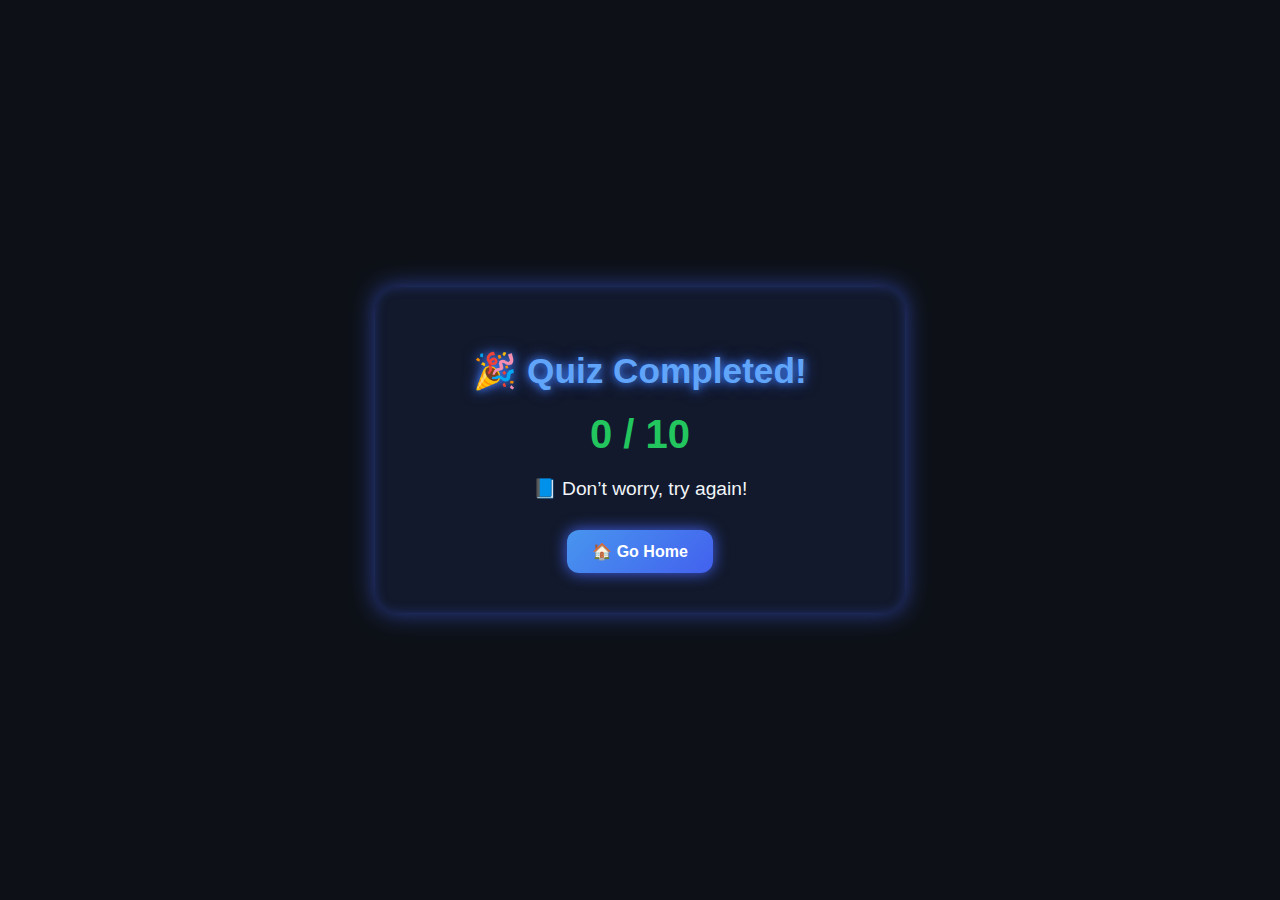
<file: result.html>
<!DOCTYPE html>
<html lang="en">
<head>
  <meta charset="UTF-8">
  <meta name="viewport" content="width=device-width, initial-scale=1.0">
  <title>Quiz Results</title>
  <style>
    body {
      margin: 0;
      padding: 0;
      font-family: "Poppins", sans-serif;
      background: #0d1117;
      color: #fff;
      text-align: center;
      display: flex;
      justify-content: center;
      align-items: center;
      height: 100vh;
    }

    .card {
      background: rgba(67, 97, 238, 0.1);
      padding: 40px;
      border-radius: 20px;
      box-shadow: 0 0 25px rgba(67,97,238,0.6), 0 0 12px rgba(67,97,238,0.3) inset;
      max-width: 450px;
      width: 100%;
      animation: fadeIn 1.2s ease-in-out;
    }

    h1 {
      font-size: 2.2em;
      color: #60a5fa;
      margin-bottom: 20px;
      text-shadow: 0 0 8px #3b82f6, 0 0 16px rgba(67,97,238,0.7);
    }

    .score {
      font-size: 2.5em;
      font-weight: bold;
      color: #22c55e;
      margin: 20px 0;
      animation: popUp 1s ease-in-out;
    }

    .feedback {
      font-size: 1.2em;
      margin-bottom: 30px;
      color: #f1f5f9;
    }

    .home-btn {
      text-decoration: none;
      display: inline-block;
      padding: 12px 25px;
      border-radius: 12px;
      font-weight: bold;
      background: linear-gradient(135deg, #4895ef, #4361ee);
      color: white;
      transition: 0.3s ease;
      box-shadow: 0 0 15px #4361ee;
    }

    .home-btn:hover {
      transform: scale(1.05);
      box-shadow: 0 0 25px #3b82f6, 0 0 40px rgba(67,97,238,0.7);
    }

    @keyframes fadeIn {
      from {opacity: 0; transform: translateY(15px);}
      to {opacity: 1; transform: translateY(0);}
    }

    @keyframes popUp {
      0% { transform: scale(0); opacity: 0; }
      100% { transform: scale(1); opacity: 1; }
    }
  </style>
</head>
<body>

  <div class="card">
    <h1>🎉 Quiz Completed!</h1>
    <div class="score" id="score">0 / 10</div>
    <div class="feedback" id="feedback">Your feedback will appear here.</div>
<a href="index.html" class="home-btn">🏠 Go Home</a>

  </div>

  <script>
    // Score ko localStorage se uthao (quiz script se set karna hoga)
    let score = localStorage.getItem("quizScore") || 0;
    let total = localStorage.getItem("quizTotal") || 10;

    document.getElementById("score").textContent = score + " / " + total;

    let percentage = (score / total) * 100;
    let feedback = "";

    if (percentage >= 80) {
      feedback = "🌟 Excellent! You are a genius!";
    } else if (percentage >= 50) {
      feedback = "👍 Good Job! Keep practicing.";
    } else {
      feedback = "📘 Don’t worry, try again!";
    }

    document.getElementById("feedback").textContent = feedback;
  </script>

</body>
</html>
</file>
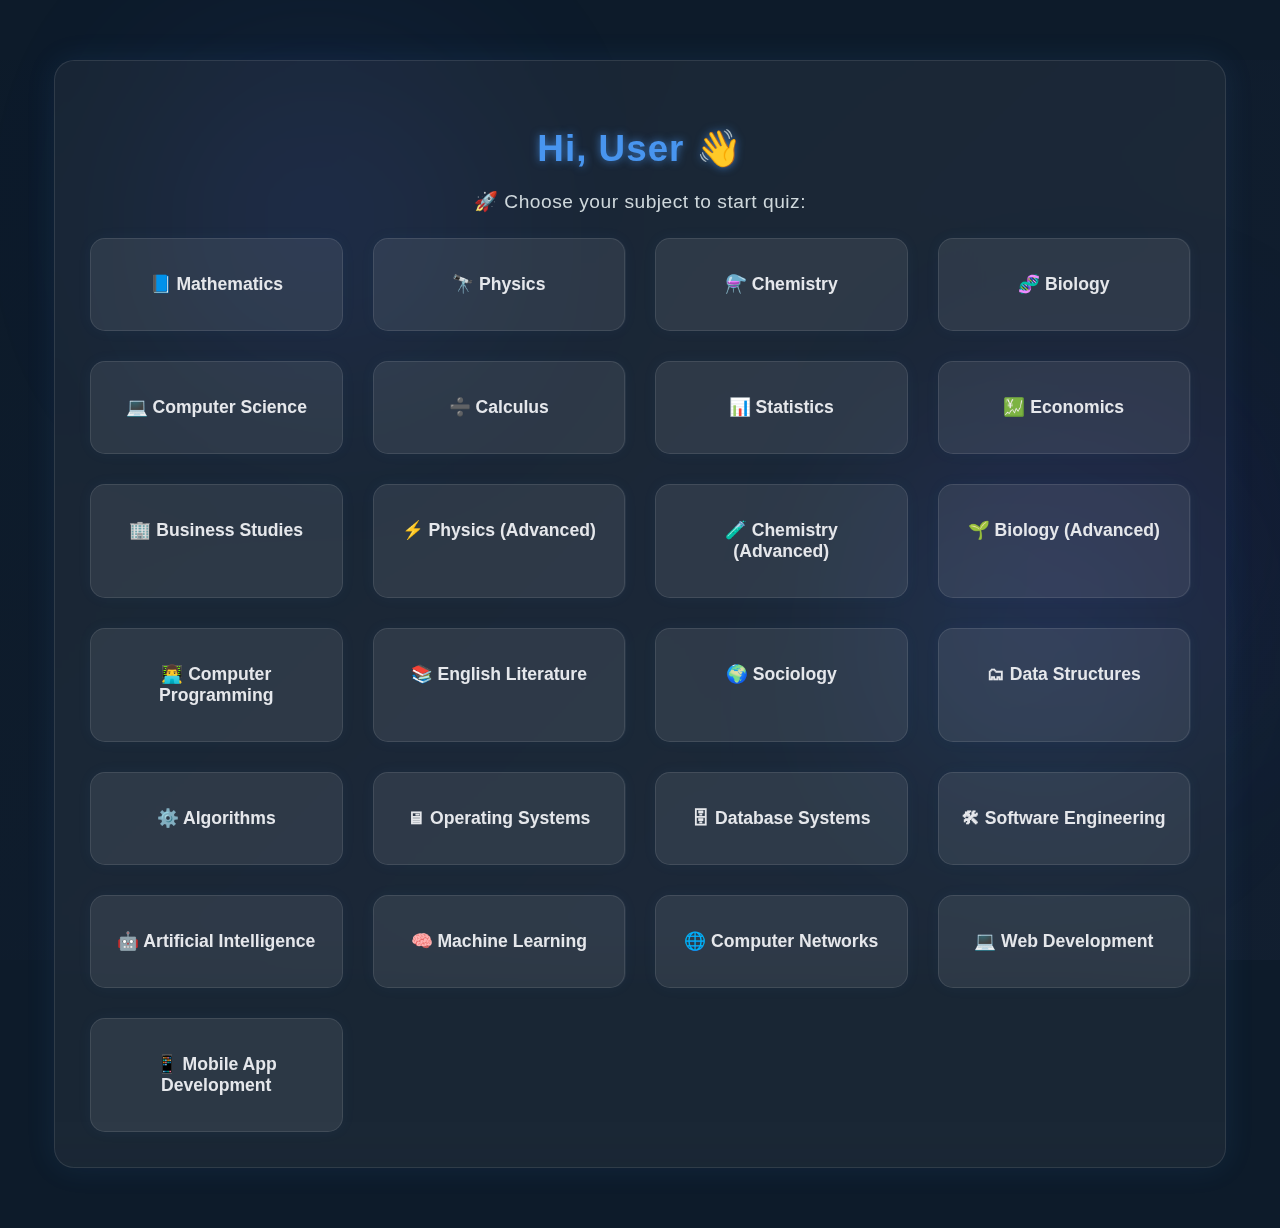
<file: Subject.html>
<!DOCTYPE html>
<html lang="en">
<head>
<meta charset="UTF-8">
<meta name="viewport" content="width=device-width, initial-scale=1.0">
<title>Choose Subject</title>
<style>
/* General Body */
body {
  margin: 0;
  padding: 0;
  font-family: "Poppins", sans-serif;
  background: #0d1b2a; /* Dark Blue Theme */
  color: #e5e7eb;
  text-align: center;
  overflow-x: hidden;
  min-height: 100vh;
}

/* Subtle Gradient Background */
.gradient-bg {
  position: fixed;
  width: 100%;
  height: 100%;
  background: linear-gradient(135deg, #0d1b2a, #1b263b);
  z-index: -2;
  opacity: 0.35;
}

/* Floating Orbs */
.orb {
  position: absolute;
  width: 250px;
  height: 250px;
  border-radius: 50%;
  filter: blur(120px);
  opacity: 0.2;
  animation: floatOrb 20s infinite alternate ease-in-out;
  z-index: -1;
}
.orb1 { background: #4361ee; top: 10%; left: 15%; }
.orb2 { background: #4895ef; bottom: 15%; right: 10%; }
.orb3 { background: #3a0ca3; top: 45%; right: 5%; }

@keyframes floatOrb {
  0% { transform: translateY(0) scale(1); }
  100% { transform: translateY(-80px) scale(1.2); }
}

/* Main Card */
.card {
  margin: 60px auto;
  padding: 35px;
  max-width: 1100px;
  background: rgba(255,255,255,0.05);
  border-radius: 20px;
  backdrop-filter: blur(20px);
  border: 1px solid rgba(255,255,255,0.1);
  box-shadow: 0 0 30px rgba(72,149,239,0.1);
  animation: fadeIn 1.2s ease-in-out;
}

/* Title */
h2 {
  margin-bottom: 20px;
  font-size: 2.3rem;
  font-weight: 700;
  color: #4895ef;
  text-shadow: 0 0 8px rgba(72,149,239,0.7);
  letter-spacing: 1px;
  transition: all 0.3s ease;
}

/* Paragraph */
p {
  margin-bottom: 25px;
  font-size: 1.2rem;
  color: #cfd8dc;
  letter-spacing: 0.5px;
}

/* Subjects Grid */
.subjects {
  display: grid;
  grid-template-columns: repeat(auto-fit, minmax(220px, 1fr));
  gap: 30px;
  perspective: 1000px;
}

/* Subject Card */
.subject-card {
  position: relative;
  padding: 35px 20px;
  border-radius: 15px;
  font-weight: 600;
  font-size: 1.1rem;
  color: #e5e7eb;
  cursor: pointer;
  backdrop-filter: blur(10px);
  border: 1px solid rgba(255,255,255,0.1);
  background: rgba(255,255,255,0.03);
  transition: all 0.3s ease;
  overflow: hidden;
  box-shadow: 0 0 15px rgba(72,149,239,0.05);
}

.subject-card:hover {
  transform: translateY(-8px) scale(1.03);
  box-shadow: 0 0 25px rgba(72,149,239,0.25);
}

/* Neon Border Animation */
.subject-card::before {
  content: "";
  position: absolute;
  top: -1px; left: -1px; right: -1px; bottom: -1px;
  border-radius: 16px;
  background: linear-gradient(90deg, #4895ef, #4361ee, #3a0ca3);
  background-size: 200% 200%;
  filter: blur(6px);
  opacity: 0;
  transition: opacity 0.4s;
  animation: borderGlow 8s infinite linear;
  z-index: -1;
}

@keyframes borderGlow {
  0% { background-position: 0% 50%; }
  50% { background-position: 100% 50%; }
  100% { background-position: 0% 50%; }
}

.subject-card:hover::before {
  opacity: 1;
}

/* Ripple Effect */
.subject-card:active::after {
  content: "";
  position: absolute;
  top: 50%; left: 50%;
  transform: translate(-50%, -50%) scale(0);
  width: 280px; height: 280px;
  border-radius: 50%;
  background: rgba(72,149,239,0.25);
  animation: ripple 0.7s ease-out;
}

@keyframes ripple {
  to { transform: translate(-50%, -50%) scale(2.5); opacity: 0; }
}

/* Fade In */
@keyframes fadeIn {
  from {opacity: 0; transform: translateY(15px);}
  to {opacity: 1; transform: translateY(0);}
}

/* Responsive */
@media (max-width: 650px) {
  .subject-card { padding: 25px 15px; }
  h2 { font-size: 2rem; }
}
</style>
</head>
<body>

<!-- Background -->
<div class="gradient-bg"></div>
<div class="orb orb1"></div>
<div class="orb orb2"></div>
<div class="orb orb3"></div>

<!-- Glass Card -->
<div class="card">
  <h2 id="welcomeText">Hi, User</h2>
  <p>🚀 Choose your subject to start quiz:</p>

  <!-- Subjects -->
  <div class="subjects">
    <div class="subject-card" onclick="selectSubject('Mathematics')">📘 Mathematics</div>
    <div class="subject-card" onclick="selectSubject('Physics')">🔭 Physics</div>
    <div class="subject-card" onclick="selectSubject('Chemistry')">⚗️ Chemistry</div>
    <div class="subject-card" onclick="selectSubject('Biology')">🧬 Biology</div>
    <div class="subject-card" onclick="selectSubject('Computer Science')">💻 Computer Science</div>
    <div class="subject-card" onclick="selectSubject('Calculus')">➗ Calculus</div>
    <div class="subject-card" onclick="selectSubject('Statistics')">📊 Statistics</div>
    <div class="subject-card" onclick="selectSubject('Economics')">💹 Economics</div>
    <div class="subject-card" onclick="selectSubject('Business Studies')">🏢 Business Studies</div>
    <div class="subject-card" onclick="selectSubject('Physics Advanced')">⚡ Physics (Advanced)</div>
    <div class="subject-card" onclick="selectSubject('Chemistry Advanced')">🧪 Chemistry (Advanced)</div>
    <div class="subject-card" onclick="selectSubject('Biology Advanced')">🌱 Biology (Advanced)</div>
    <div class="subject-card" onclick="selectSubject('Computer Programming')">👨‍💻 Computer Programming</div>
    <div class="subject-card" onclick="selectSubject('English Literature')">📚 English Literature</div>
    <div class="subject-card" onclick="selectSubject('Sociology')">🌍 Sociology</div>
    <div class="subject-card" onclick="selectSubject('Data Structures')">🗂 Data Structures</div>
    <div class="subject-card" onclick="selectSubject('Algorithms')">⚙️ Algorithms</div>
    <div class="subject-card" onclick="selectSubject('Operating Systems')">🖥 Operating Systems</div>
    <div class="subject-card" onclick="selectSubject('Database Systems')">🗄 Database Systems</div>
    <div class="subject-card" onclick="selectSubject('Software Engineering')">🛠 Software Engineering</div>
    <div class="subject-card" onclick="selectSubject('Artificial Intelligence')">🤖 Artificial Intelligence</div>
    <div class="subject-card" onclick="selectSubject('Machine Learning')">🧠 Machine Learning</div>
    <div class="subject-card" onclick="selectSubject('Computer Networks')">🌐 Computer Networks</div>
    <div class="subject-card" onclick="selectSubject('Web Development')">💻 Web Development</div>
    <div class="subject-card" onclick="selectSubject('Mobile App Development')">📱 Mobile App Development</div>
  </div>
</div>

<script>
  // Welcome Text
  window.onload = function(){
    let user = localStorage.getItem("username") || "User";
    document.getElementById("welcomeText").innerText = "Hi, " + user + " 👋";
  }

  // Subject Select Function
  function selectSubject(subject){
    if(subject){
      localStorage.setItem("subject", subject);
      window.location.href = "quiz.html";
    }
  }
</script>
</body>
</html>
</file>
